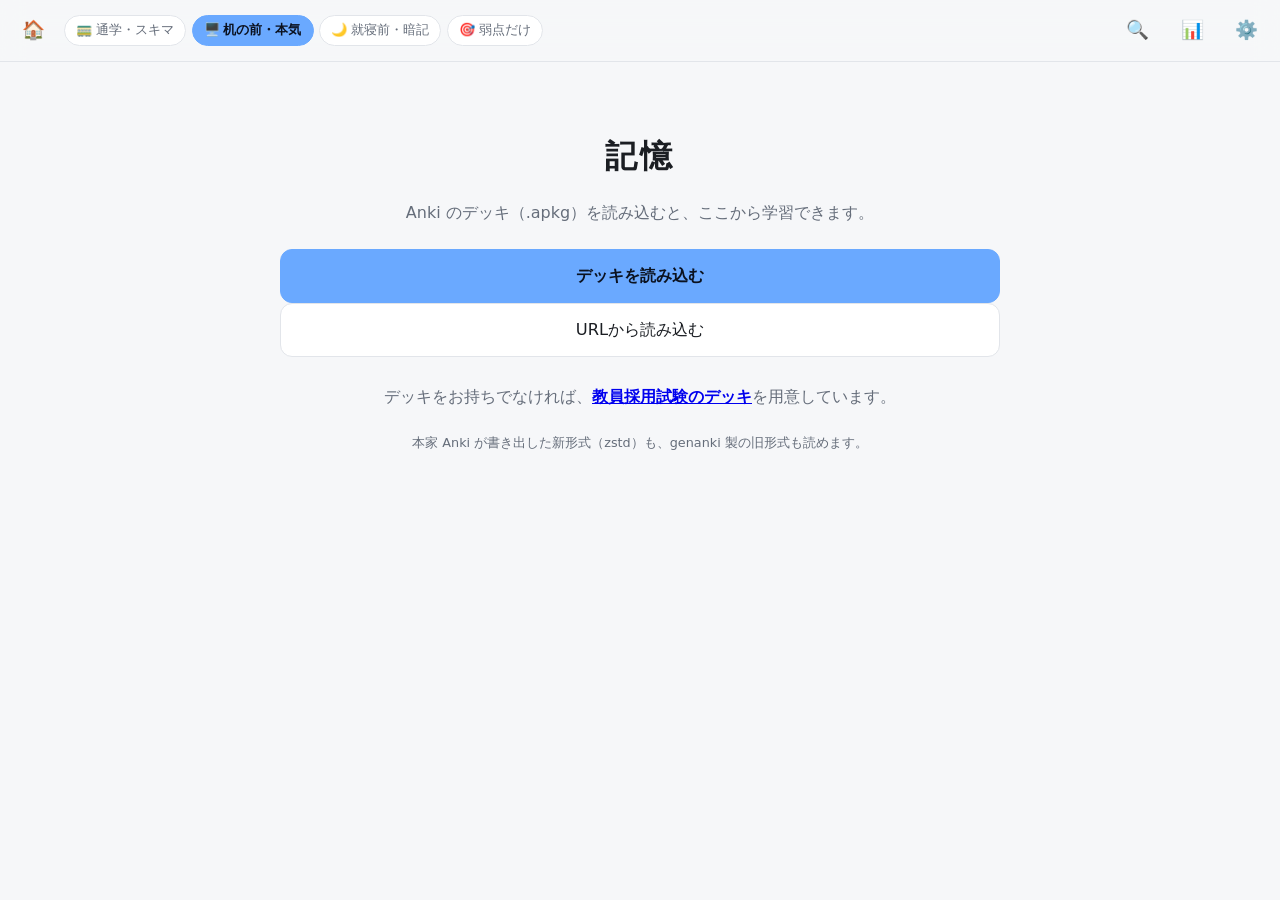
<file: index.html>
<!DOCTYPE html>
<html lang="ja">
<head>
<meta charset="utf-8">
<meta name="viewport" content="width=device-width, initial-scale=1, viewport-fit=cover">
<meta name="theme-color" content="#1b1d21">
<title>記憶 — 自分専用の学習アプリ</title>
<link rel="manifest" href="manifest.webmanifest">
<link rel="apple-touch-icon" href="icon-180.png">
<!-- iOS は manifest を見ないので、全画面表示・題名・ステータスバーは meta で指定する -->
<meta name="apple-mobile-web-app-capable" content="yes">
<meta name="mobile-web-app-capable" content="yes">
<meta name="apple-mobile-web-app-title" content="記憶">
<meta name="apple-mobile-web-app-status-bar-style" content="black-translucent">
<link rel="stylesheet" href="css/style.css">
</head>
<body>

<header id="topbar">
  <button id="btn-home" class="icon-btn" title="ホーム">🏠</button>
  <div id="mode-strip"></div>
  <button id="btn-search" class="icon-btn" title="検索">🔍</button>
  <button id="btn-stats" class="icon-btn" title="統計">📊</button>
  <button id="btn-settings" class="icon-btn" title="設定">⚙️</button>
</header>

<!-- 画面をまたいで出す通知帯。どの画面にいても気づけるようにヘッダ直下に置く。 -->
<div id="banners">
  <div id="update-banner" class="banner hidden">
    <span>新しい版が届いています。</span>
    <button id="btn-reload" class="btn small">今すぐ更新</button>
    <button class="banner-x icon-btn" data-close="update-banner" aria-label="閉じる">✕</button>
  </div>
  <div id="install-banner" class="banner hidden">
    <span>ホーム画面に入れると、圏外でも開けます。</span>
    <button id="btn-install" class="btn small">インストール</button>
    <button class="banner-x icon-btn" data-close="install-banner" aria-label="閉じる">✕</button>
  </div>
  <div id="backup-banner" class="banner warn hidden">
    <span id="backup-msg"></span>
    <button id="btn-backup-now" class="btn small">書き出す</button>
    <button class="banner-x icon-btn" data-close="backup-banner" aria-label="閉じる">✕</button>
  </div>
  <div id="opt-banner" class="banner hidden">
    <span id="opt-msg"></span>
    <button id="btn-opt-now" class="btn small">作り直す</button>
    <button class="banner-x icon-btn" data-close="opt-banner" aria-label="閉じる">✕</button>
  </div>
  <div id="resume-banner" class="banner hidden">
    <span id="resume-msg"></span>
    <button id="btn-resume" class="btn small">続きから</button>
    <button class="banner-x icon-btn" data-close="resume-banner" aria-label="閉じる">✕</button>
  </div>
</div>

<!-- ===================== ホーム ===================== -->
<main id="view-home" class="view">
  <section id="empty-state" class="empty hidden">
    <h1>記憶</h1>
    <p class="lead">Anki のデッキ（.apkg）を読み込むと、ここから学習できます。</p>
    <label class="btn primary big">
      <input type="file" id="file-import-empty" accept=".apkg,.colpkg" hidden>
      デッキを読み込む
    </label>
    <button id="btn-import-url-empty" class="btn big">URLから読み込む</button>
    <p class="lead" style="margin-top:1.6rem">
      デッキをお持ちでなければ、<a href="decks.html"><strong>教員採用試験のデッキ</strong></a>を用意しています。
    </p>
    <p class="hint">本家 Anki が書き出した新形式（zstd）も、genanki 製の旧形式も読めます。</p>
  </section>

  <section id="home-body" class="hidden">
    <div id="today-summary" class="card-panel">
      <div class="today-head">
        <h2>今日</h2>
        <span id="today-date"></span>
      </div>
      <div id="today-counts" class="counts"></div>
      <div id="today-progress" class="progress"><div class="bar"></div></div>
      <div id="today-note" class="muted"></div>
    </div>

    <div class="section-head">
      <h2>デッキ</h2>
      <div class="row-actions">
        <label class="btn small">
          <input type="file" id="file-import" accept=".apkg,.colpkg" hidden>
          読み込む
        </label>
        <button id="btn-new-card" class="btn small">＋作る</button>
        <button id="btn-collapse-all" class="btn small">たたむ</button>
        <button id="btn-only-flagged" class="btn small" title="印を付けたカードだけ">🚩</button>
        <button id="btn-export" class="btn small">書き出す</button>
      </div>
    </div>
    <div id="deck-list"></div>

    <p id="study-hint" class="hint hidden"></p>
    <button id="btn-study-all" class="btn primary big sticky-study">学習をはじめる</button>
  </section>
</main>

<!-- ===================== 学習 ===================== -->
<main id="view-study" class="view hidden">
  <div id="study-head">
    <div id="study-counts"></div>
    <div id="study-deck" class="muted"></div>
  </div>
  <!-- 終わりが見えないと集中が切れるので、残りを常に出す -->
  <div id="study-progress" class="progress"><div class="bar"></div></div>
  <div id="study-progress-text" class="muted"></div>

  <div id="card-area">
    <div id="card-content" class="card-render"></div>
    <details id="confuse-box" class="confuse hidden" open>
      <summary>取り違えやすいカード（<span id="confuse-count"></span>）— 問いが似ていて答えが違います。見比べてください</summary>
      <div id="confuse-list"></div>
    </details>
  </div>

  <div id="answer-bar">
    <button id="btn-show" class="btn primary big">解答を見る</button>
    <div id="grade-buttons" class="hidden">
      <button class="grade" data-rating="1"><span class="g-label">思い出せない</span><span class="g-hint">出てこなかった</span><span class="g-ivl"></span></button>
      <button class="grade" data-rating="2"><span class="g-label">あやふや</span><span class="g-hint">時間がかかった</span><span class="g-ivl"></span></button>
      <button class="grade" data-rating="3"><span class="g-label">思い出せた</span><span class="g-hint">少し考えて正解</span><span class="g-ivl"></span></button>
      <button class="grade" data-rating="4"><span class="g-label">即答</span><span class="g-hint">迷わず出た</span><span class="g-ivl"></span></button>
    </div>
    <div id="grade-buttons-2" class="hidden">
      <button class="grade g2" data-rating="1"><span class="g-label">できなかった</span><span class="g-ivl"></span></button>
      <button class="grade g2" data-rating="3"><span class="g-label">できた</span><span class="g-ivl"></span></button>
    </div>
    <div id="undo-strip" class="hidden"><span id="undo-text"></span><button id="undo-now">戻す</button></div>
  </div>

  <div id="study-tools">
    <button id="btn-ai" class="tool">🤖 AIに聞く</button>
    <button id="btn-edit" class="tool">✏️ 直す</button>
    <button id="btn-undo" class="tool">↩ 取り消し</button>
    <button id="btn-suspend" class="tool">⏸ 保留</button>
    <button id="btn-flag" class="tool">🚩 印</button>
  </div>

  <section id="finished" class="hidden empty">
    <h2 id="finished-title">今日のぶんは終わりです</h2>
    <p id="finished-detail" class="muted"></p>
    <button id="btn-more" class="btn">制限を超えて続ける</button>
    <button id="btn-back-home" class="btn primary">ホームへ</button>
  </section>
</main>

<!-- ===================== AI パネル ===================== -->
<aside id="ai-panel" class="panel hidden">
  <div class="panel-head">
    <h2>🤖 このカードについて聞く</h2>
    <button id="ai-close" class="icon-btn">✕</button>
  </div>
  <div id="ai-drill" class="hidden"></div>
  <div id="ai-quick-wrap"><div id="ai-quick"></div></div>
  <div id="ai-log"></div>
  <form id="ai-form">
    <textarea id="ai-input" rows="2" placeholder="わからないところを書く…"></textarea>
    <button class="btn primary" type="submit">送る</button>
  </form>
  <p id="ai-status" class="muted"></p>
</aside>

<!-- ===================== 検索 ===================== -->
<main id="view-search" class="view hidden">
  <h1>検索</h1>
  <label class="field">
    <input type="search" id="search-input" placeholder="問題文・答え・タグで探す" autocomplete="off">
  </label>
  <div class="row-actions">
    <label class="chk"><input type="checkbox" id="search-suspended"> 保留も含める</label>
    <label class="chk"><input type="checkbox" id="search-flagged"> 印だけ</label>
  </div>
  <p id="search-meta" class="hint"></p>
  <div id="search-results"></div>
</main>

<!-- ===================== カードを直す ===================== -->
<aside id="edit-panel" class="panel hidden">
  <div class="panel-head">
    <h2 id="edit-title">✏️ カードを直す</h2>
    <button id="edit-close" class="icon-btn">✕</button>
  </div>
  <div id="edit-target" class="hidden">
    <label class="field"><span>入れるデッキ</span><select id="edit-deck"></select></label>
    <label class="field"><span>カードの型</span><select id="edit-notetype"></select></label>
  </div>
  <div id="edit-fields"></div>
  <p class="hint">
    書式（HTML）のまま直します。<code>&lt;img&gt;</code> や数式の記号を消すと表示が崩れるので、
    直したい文字だけ触ってください。書き出した .apkg にも反映されます。
  </p>
  <div class="row-actions">
    <button id="edit-save" class="btn primary">保存する</button>
    <button id="edit-revert" class="btn">元に戻す</button>
  </div>
</aside>

<!-- ===================== 統計 ===================== -->
<main id="view-stats" class="view hidden">
  <h1>統計</h1>
  <div id="stats-body"></div>
</main>

<!-- ===================== 設定 ===================== -->
<main id="view-settings" class="view hidden">
  <h1>設定</h1>

  <details class="card-panel">
    <summary>学習の強さ</summary>
    <label class="field">
      <span>目標保持率（覚えていたい割合）</span>
      <input type="range" id="set-dr" min="0.75" max="0.97" step="0.01">
      <output id="set-dr-out"></output>
    </label>
    <p class="hint">高いほど復習は増えて忘れにくくなります。既定は 0.90。</p>
    <div class="field">
      <span>保持率のおすすめ</span>
      <div id="dr-rec" class="hint">1日に答えられる回数が限られているなら、保持率を下げて浮いた時間で新しいカードを覚えるほうが、本番に思い出せる枚数は多くなります。あなたの最近の学習量で計算します。</div>
      <button id="btn-dr-rec" class="btn">学習量から計算する</button>
      <button id="btn-dr-apply" class="btn primary hidden"></button>
    </div>
    <div class="field">
      <span>自分の記憶に合わせる</span>
      <p id="opt-status" class="hint"></p>
      <button id="btn-optimize" class="btn">解答の履歴から作り直す</button>
      <button id="btn-optimize-reset" class="btn hidden">既定の値に戻す</button>
    </div>
    <p class="hint">これまでの解答から「どのくらいで忘れるか」を推定し、復習の間隔をあなた向けに直します。学習に使っていないカードで予測が良くなったときだけ切り替えます。端末の中だけで計算します。</p>
    <label class="field">
      <span>1日の区切り（この時刻までは前日扱い）</span>
      <input type="number" id="set-rollover" min="0" max="23">時
    </label>
  </details>

  <details class="card-panel">
    <summary>答え合わせのしかた</summary>
    <label class="field"><span>ボタンの数</span>
      <select id="set-grading">
        <option value="2">2つ（できた／できなかった）— 迷わない</option>
        <option value="4">4つ（本家と同じ細かさ）</option>
      </select>
    </label>
    <p class="hint">2つにすると迷う時間が減ります。記憶の計算は同じです。</p>
    <label class="field"><span>押し間違い防止（解答表示から待つ時間）</span>
      <input type="number" id="set-guard" min="0" max="2000" step="100">ミリ秒
    </label>
    <label class="field"><span>解答を出したら解答位置まで自動でスクロール</span>
      <input type="checkbox" id="set-autoscroll">
    </label>
    <label class="field"><span>カード内の「外部AIに聞く」ボタンを隠す</span>
      <input type="checkbox" id="set-hideailinks">
    </label>
    <p class="hint">同じボタンが二重に並ぶのを防ぎます。カードは変更しません。</p>
    <label class="field"><span>文字の大きさ</span>
      <input type="range" id="set-fontsize" min="14" max="24" step="1">
      <output id="set-fontsize-out"></output>
    </label>
    <label class="field"><span>行間</span>
      <input type="range" id="set-lineheight" min="1.2" max="2" step="0.05">
      <output id="set-lineheight-out"></output>
    </label>
    <p class="hint">小さくすると1画面に入る行数が増え、長い設問でもスクロールせずに読めます。デッキ側の指定より優先されます。</p>
  </details>

  <details class="card-panel">
    <summary>試験日</summary>
    <label class="field"><span>本番の日付</span>
      <input type="date" id="set-examdate">
    </label>
    <p class="hint">統計に「間に合うか」「1日何枚か」を出します。次の復習が試験日より後になり、本番に思い出せる見込みが95%を切るカードは、試験の1〜3日前にもう一度出します。</p>
  </details>

  <details class="card-panel">
    <summary>出題の調整</summary>
    <label class="field"><span>新規カードの順番</span>
      <select id="set-neworder">
        <option value="position">登録順（デッキの並びどおり）</option>
        <option value="random">日替わりでばらばら</option>
      </select>
    </label>
    <label class="field"><span>同じ期限のカードを日替わりで入れ替える</span><input type="checkbox" id="set-shuffleday"></label>
    <p class="hint">順番で覚えてしまうのを防ぎます。期限の前後は崩しません。</p>

    <label class="field"><span>同じ問題から作られた別カードを、その日はもう出さない</span><input type="checkbox" id="set-burysiblings"></label>

    <label class="field"><span>手こずっているカードの判定</span>
      <select id="set-leech-th">
        <option value="0">使わない</option>
        <option value="4">4回まちがえたら</option>
        <option value="6">6回まちがえたら</option>
        <option value="8">8回まちがえたら</option>
        <option value="12">12回まちがえたら</option>
      </select>
    </label>
    <label class="field"><span>そのときどうする</span>
      <select id="set-leech-action">
        <option value="suspend">出題を止める</option>
        <option value="tag">印を付けるだけ（出し続ける）</option>
      </select>
    </label>
    <p class="hint">放っておくと毎日出続けるカードを止めます。</p>

    <div id="deck-limit-editor"></div>
  </details>

  <details class="card-panel">
    <summary>場面別モード</summary>
    <p class="hint">その場でできることだけを出します。枚数と条件を変えられます。</p>
    <div id="mode-editor"></div>
  </details>

  <details class="card-panel">
    <summary>AI</summary>
    <label class="field"><span>使うAI</span>
      <select id="set-ai-provider">
        <option value="gemini">Gemini（無料枠あり）</option>
        <option value="claude">Claude</option>
        <option value="openai">OpenAI互換</option>
        <option value="none">アプリ内では使わない（Claudeのサイトを開く）</option>
      </select>
    </label>
    <label class="field"><span>APIキー</span><input type="password" id="set-ai-key" placeholder="この端末にだけ保存されます"></label>
    <label class="field"><span>モデル</span><input type="text" id="set-ai-model" placeholder="既定: gemini-2.5-flash（無料枠）"></label>
    <label class="field"><span>ベースURL（OpenAI互換のとき）</span><input type="text" id="set-ai-base" placeholder="https://…/v1"></label>
    <p class="hint">
      Gemini のキーは <a href="https://aistudio.google.com/apikey" target="_blank" rel="noopener">Google AI Studio</a>
      で無料で作れます（支払い情報の登録なしのままなら無料枠のみで動き、課金は発生しません）。
      もっと多く使いたい日は モデルに <code>gemini-2.5-flash-lite</code> と入れると1日の上限が緩くなります。
    </p>
    <p class="hint">キーはこの端末にだけ入ります。</p>
  </details>

  <details class="card-panel">
    <summary>バックアップ</summary>
    <p class="hint">
      学習履歴はこの端末の中にだけあります。<strong>ブラウザの「閲覧データを削除」で消えます。</strong>
      ときどき .apkg に書き出しておけば、機種変更のときも Anki 本体にも戻せます。
    </p>
    <p class="hint">
      <strong>控えは自動で保存されます。</strong>下の間隔を過ぎていたら、次に「学習をはじめる」を押したときに
      端末のダウンロード先へ静かに保存します（追加の操作は不要）。ブラウザの保存領域の外なので、
      「閲覧データの削除」やアプリの削除では消えません。
    </p>
    <label class="field"><span>自動で控える間隔</span>
      <select id="set-backup-days">
        <option value="3">3日</option>
        <option value="7">7日</option>
        <option value="14">14日</option>
        <option value="30">30日</option>
        <option value="0">自動で控えない</option>
      </select>
    </label>
    <p class="hint" id="last-export-note">まだ書き出していません。</p>
    <button id="btn-export-hist" class="btn primary">いま控える（ドライブ等へ送る）</button>
    <p class="hint">
      デッキ本体は含めず、<strong>どこまで覚えたかだけ</strong>を出します。数十KBなのでメモやメールにも置けます。
      戻すときは、同じデッキを読み込んでから下の「控えを戻す」で重ねてください。
    </p>
    <label class="btn">
      <input type="file" id="file-import-hist" accept=".gz,.json" hidden>
      控えを戻す
    </label>
    <hr class="sep">
    <button id="btn-export-2" class="btn">デッキごと書き出す（.apkg・Ankiでも読める）</button>
    <p class="hint" id="storage-note"></p>
    <p class="hint warn hidden" id="storage-warn"></p>
    <p class="hint">
      書き出しは、共有できる端末では<strong>そのままドライブやメールへ送れます</strong>。
      端末の中だけに置くと、端末を失ったときに一緒に消えます。
    </p>
  </details>

  <details class="card-panel">
    <summary>アプリ</summary>
    <button id="btn-install-2" class="btn" disabled>ホーム画面に追加</button>
    <p class="hint" id="install-note">この端末の対応状況を確認しています…</p>
    <p class="hint"><a href="privacy.html" target="_blank" rel="noopener">プライバシーについて</a>　/　<a href="LICENSES.txt" target="_blank" rel="noopener">同梱ライブラリのライセンス表示</a></p>
  </details>

  <details class="card-panel">
    <summary>端末を変えるとき</summary>
    <p class="hint">
      学習履歴はこの端末の中にあります。<strong>新しい端末へは自動では移りません。</strong>
      下の手順で移してください（3手で済みます）。
    </p>
    <ol class="steps">
      <li><strong>いまの端末で</strong>「いま控える」を押し、ドライブやメールなど<strong>端末の外</strong>へ送る</li>
      <li><strong>新しい端末で</strong>アプリを開き、同じデッキ（.apkg）を読み込む</li>
      <li>「控えを戻す」で①のファイルを選ぶ</li>
    </ol>
    <p class="hint">
      ②のデッキも失うと戻せません。<strong>元の .apkg もドライブ等に置いておいてください。</strong>
      デッキごと書き出しておけば、①②を1つのファイルでまかなえます。
    </p>
    <p class="hint">
      ※ Androidのアプリ版をお使いの場合は、機種変更のとき
      <strong>OSが自動で復元する</strong>ため、この手順は不要になることがあります。
    </p>
  </details>

  <details class="card-panel">
    <summary>保留中のカード</summary>
    <p class="hint">「⏸ 保留」で止めたカードと、まちがえすぎて自動で止まったカードです。
      ここで解除すると、また出題されるようになります。</p>
    <div id="suspended-list"></div>
    <button id="btn-unsuspend-all" class="btn hidden">すべて解除する</button>
  </details>

  <details class="card-panel">
    <summary>デッキの削除</summary>
    <p class="hint">選んだデッキだけを、配下の階層ごと消します。
      使われなくなった画像・音声も一緒に整理します。他のデッキでも使っている問題は残ります。</p>
    <div id="deck-delete-list"></div>
  </details>

  <details class="card-panel danger">
    <summary>データ</summary>
    <button id="btn-wipe" class="btn danger">全部消す</button>
    <p class="hint">すべて消えます。先に控えを取ってください。</p>
  </details>
</main>

<!-- 引っ張って更新。インストールするとブラウザの標準機能が効かなくなるので自前で持つ。 -->
<div id="ptr" aria-hidden="true"><div id="ptr-ring"></div></div>

<div id="img-viewer" class="hidden"><img alt="拡大表示"><button id="img-close" class="icon-btn">✕</button></div>
<div id="toast" class="hidden"></div>
<div id="busy" class="hidden"><div class="spinner"></div><span id="busy-text"></span></div>

<script>
  window.MathJax = {
    tex: { inlineMath: [["\\(", "\\)"], ["$", "$"]], displayMath: [["\\[", "\\]"], ["$$", "$$"]] },
    options: { skipHtmlTags: ["script", "noscript", "style", "textarea", "pre", "code"] },
    startup: { typeset: false },
    // 🔴 日本語の中に数式を混ぜると、既定のままでは**数式だけ小さく見える**。
    //   MathJax の既定は matchFontHeight: true で、周囲フォントの **x-height**（小文字の高さ）に
    //   合わせて拡縮する。日本語フォントは x-height が欧文より小さいので数式が縮み、
    //   さらに分数の分子・分母は 0.71 倍されるため、実測で本文の半分ほどの大きさになっていた。
    //   x-height 合わせを切り、全体を少し上げて本文と釣り合わせる。
    chtml: { matchFontHeight: false, scale: 1.15 },
  };
</script>
<script src="vendor/tex-mml-chtml.js" id="MathJax-script" async></script>
<script src="vendor/sql-wasm.js"></script>
<script src="vendor/jszip.min.js"></script>
<script src="vendor/fzstd.js"></script>
<script type="module" src="js/main.js"></script>
</body>
</html>
</file>
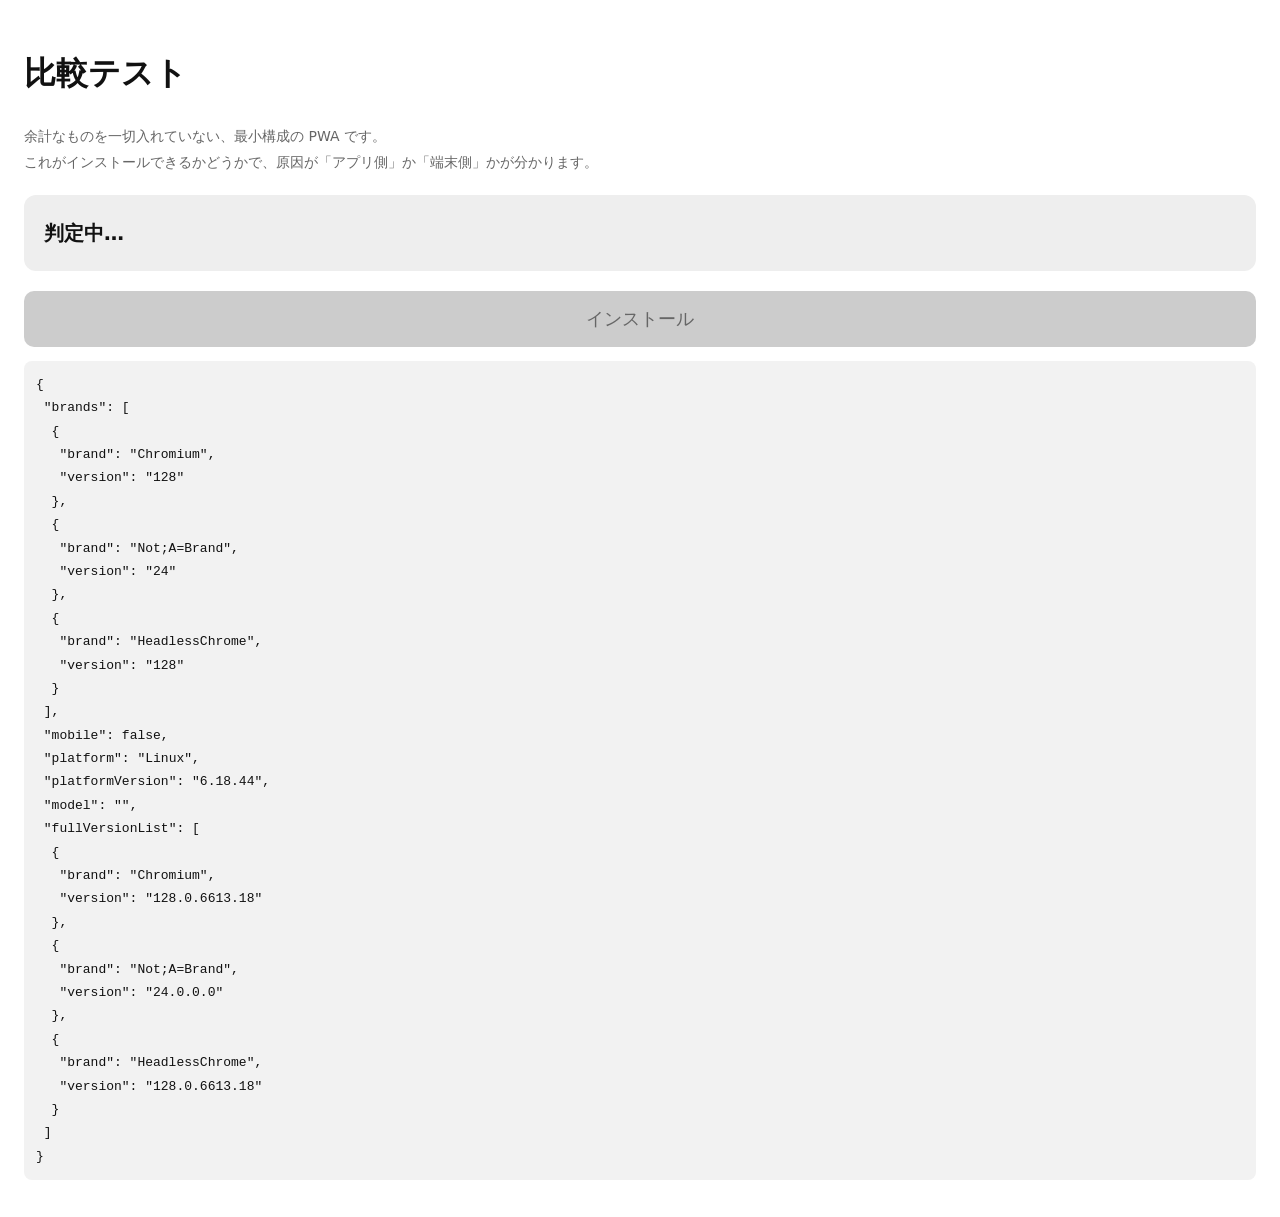
<file: mini/index.html>
<!doctype html>
<html lang="ja">
<meta charset="utf-8">
<meta name="viewport" content="width=device-width, initial-scale=1">
<title>インストール比較テスト</title>
<link rel="manifest" href="manifest.webmanifest">
<meta name="theme-color" content="#ffffff">
<style>
  body { font-family: system-ui, sans-serif; margin: 0; padding: 24px; line-height: 1.8;
         background: #fff; color: #111; }
  #verdict { font-size: 20px; font-weight: 700; padding: 20px; border-radius: 12px;
             background: #eee; margin: 20px 0; }
  #verdict.yes { background: #d8f5d8; }
  #verdict.no { background: #ffe0e0; }
  button { font-size: 18px; padding: 16px 22px; width: 100%; border: 0; border-radius: 10px;
           background: #1a73e8; color: #fff; }
  button[disabled] { background: #ccc; color: #666; }
  .note { color: #666; font-size: 14px; }
</style>

<h1>比較テスト</h1>
<p class="note">
  余計なものを一切入れていない、最小構成の PWA です。<br>
  これがインストールできるかどうかで、原因が「アプリ側」か「端末側」かが分かります。
</p>

<div id="verdict">判定中…</div>
<button id="go" disabled>インストール</button>
<p class="note" id="detail"></p>

<script>
const v = document.getElementById("verdict");
const btn = document.getElementById("go");
const detail = document.getElementById("detail");
let deferred = null;

addEventListener("beforeinstallprompt", (e) => {
  e.preventDefault();
  deferred = e;
  v.textContent = "この最小PWAはインストールできます";
  v.className = "yes";
  btn.disabled = false;
});

btn.onclick = async () => {
  if (!deferred) return;
  deferred.prompt();
  const { outcome } = await deferred.userChoice;
  detail.textContent = "結果: " + outcome;
};

// UA文字列は誰でも書き換えられるが、こちらはブラウザ本体が答える。
// 本当に Chrome なのか、どの端末なのかをここで確定させる。
(async () => {
  const box = document.createElement("pre");
  box.style.cssText = "white-space:pre-wrap;font-size:13px;background:#f2f2f2;padding:12px;border-radius:8px";
  const d = navigator.userAgentData;
  if (!d) {
    box.textContent = "userAgentData なし\n→ Chrome 系ではない可能性が高いです（Firefox や一部のブラウザは持ちません）";
  } else {
    let extra = {};
    try {
      extra = await d.getHighEntropyValues(["fullVersionList", "platformVersion", "model", "architecture"]);
    } catch (e) { extra = { error: String(e) }; }
    box.textContent = JSON.stringify({
      brands: d.brands, mobile: d.mobile, platform: d.platform,
      platformVersion: extra.platformVersion, model: extra.model,
      fullVersionList: extra.fullVersionList,
    }, null, 1);
  }
  document.body.appendChild(box);
})();

navigator.serviceWorker.register("sw.js").then(async (reg) => {
  await navigator.serviceWorker.ready;
  detail.textContent = "Service Worker: " + reg.scope
    + "　制御下: " + (navigator.serviceWorker.controller ? "はい" : "いいえ");
  let sec = 0;
  const t = setInterval(() => {
    if (deferred) return clearInterval(t);
    sec += 1;
    v.textContent = `Chromeの通知を待っています… ${sec}秒`;
    if (sec >= 30) {
      clearInterval(t);
      v.textContent = "最小構成でもインストールできません";
      v.className = "no";
      detail.textContent += "　→ アプリ側ではなく、この端末のChromeがインストールを行わない設定・状態です。";
    }
  }, 1000);
}).catch((e) => { detail.textContent = "SW登録失敗: " + e.message; });
</script>
</html>
</file>
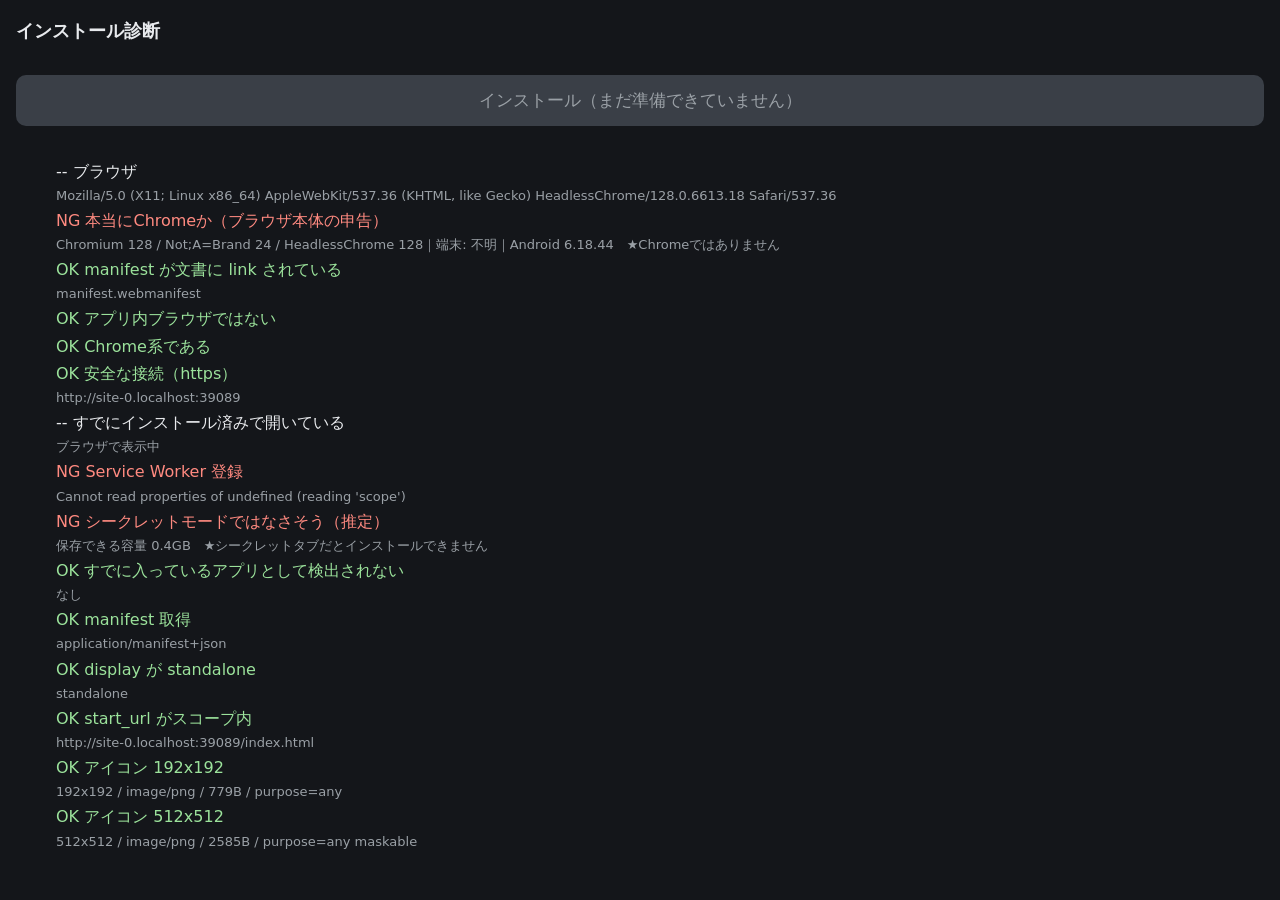
<file: check.html>
<!doctype html>
<html lang="ja">
<meta charset="utf-8">
<meta name="viewport" content="width=device-width, initial-scale=1">
<title>インストール診断</title>
<!-- Chrome は「文書に link された」manifest しか見ない。fetch で読めても判定には使われない。 -->
<link rel="manifest" href="manifest.webmanifest">
<link rel="apple-touch-icon" href="icon-180.png">
<meta name="theme-color" content="#14161a">
<style>
  body { font-family: system-ui, sans-serif; background: #14161a; color: #e8eaed;
         margin: 0; padding: 16px; line-height: 1.7; }
  h1 { font-size: 18px; margin: 0 0 12px; }
  li { list-style: none; }
  .ng { color: #ff8a80; }
  .ok { color: #9be29b; }
  .note { color: #9aa0a6; font-size: 13px; word-break: break-all; }
  button { font-size: 17px; padding: 14px 20px; width: 100%; margin: 16px 0;
           border: 0; border-radius: 10px; background: #4c8bf5; color: #fff; }
  button[disabled] { background: #3a3f47; color: #9aa0a6; }
</style>
<h1>インストール診断</h1>
<button id="install" disabled>インストール（まだ準備できていません）</button>
<ul id="out"><li>調べています…</li></ul>

<script>
// PWA としてインストールできる条件が満たされているかを端末側で判定する。
// beforeinstallprompt が飛ぶかどうかが Chrome の最終判断そのもの。
const out = document.getElementById("out");
const rows = [];
const say = (name, state, detail = "") => {
  rows.push({ name, state, detail });
  out.innerHTML = rows.map((r) =>
    `<li class="${r.state === true ? "ok" : r.state === false ? "ng" : ""}">` +
    `${r.state === true ? "OK" : r.state === false ? "NG" : "--"} ${r.name}` +
    (r.detail ? `<div class="note">${r.detail}</div>` : "") + "</li>").join("");
};

let deferred = null;
const btn = document.getElementById("install");
addEventListener("beforeinstallprompt", (e) => {
  e.preventDefault();
  deferred = e;
  btn.disabled = false;
  btn.textContent = "このアプリをインストール";
  say("インストール可能（Chromeが承認）", true, "上のボタンで入ります");
});
btn.addEventListener("click", async () => {
  if (!deferred) return;
  deferred.prompt();
  const { outcome } = await deferred.userChoice;
  say("インストールの結果", outcome === "accepted", outcome);
});

(async () => {
  const ua = navigator.userAgent;
  say("ブラウザ", null, ua);

  // UA文字列は誰でも書き換えられる。こちらはブラウザ本体が答えるので詐称しにくい。
  // beforeinstallprompt は Chrome系だけの機能なので、ここが本物かどうかが決定的。
  const uad = navigator.userAgentData;
  if (!uad) {
    say("本当にChromeか（ブラウザ本体の申告）", false,
        "userAgentData が無い → Chrome系ではありません。この種のブラウザはPWAをインストールできません");
  } else {
    let ex = {};
    try {
      ex = await uad.getHighEntropyValues(["fullVersionList", "platformVersion", "model"]);
    } catch (e) { /* 取れなくても brands だけで足りる */ }
    const brands = (uad.brands || []).map((b) => `${b.brand} ${b.version}`).join(" / ");
    const isWebView = /Android WebView/i.test(brands);
    const isChrome = /Google Chrome/i.test(brands) && !isWebView;
    say("本当にChromeか（ブラウザ本体の申告）", isChrome,
        `${brands}｜端末: ${ex.model || "不明"}｜Android ${ex.platformVersion || "?"}`
        + (isWebView ? "　★WebView製のブラウザです。PWAはインストールできません" : "")
        + (!isChrome && !isWebView ? "　★Chromeではありません" : ""));
  }

  // これが無いと他が全部揃っていてもインストールできない（最初にここで詰まった）
  const linked = document.querySelector('link[rel="manifest"]');
  say("manifest が文書に link されている", !!linked, linked ? linked.getAttribute("href") : "無い");
  // アプリ内ブラウザ（LINE/X/Instagram等）は仕様上インストールできない
  const inApp = /(FBAN|FBAV|Instagram|Line\/|Twitter|MicroMessenger)/i.test(ua);
  say("アプリ内ブラウザではない", !inApp,
      inApp ? "リンクをChromeで開き直してください（メニュー→ブラウザで開く）" : "");
  say("Chrome系である", /Chrome\//.test(ua) && !/EdgA|OPR|SamsungBrowser|Firefox/.test(ua),
      /EdgA|OPR|SamsungBrowser|Firefox/.test(ua) ? "Chrome以外は表示位置が違います" : "");
  say("安全な接続（https）", isSecureContext, location.origin);
  say("すでにインストール済みで開いている",
      matchMedia("(display-mode: standalone)").matches ? true : null,
      matchMedia("(display-mode: standalone)").matches ? "アプリとして起動中です" : "ブラウザで表示中");

  try {
    const reg = await navigator.serviceWorker.register("sw.js");
    say("Service Worker 登録", !!reg, "scope: " + reg.scope);
    await navigator.serviceWorker.ready;
    say("Service Worker 起動完了", true);
    // ここが肝。初回アクセスでは SW がこのページを「制御」していないことがあり、
    // その間 Chrome はインストール可能と判定しない。1回読み直すと制御下に入る。
    const controlled = !!navigator.serviceWorker.controller;
    say("このページが Service Worker の制御下にある", controlled,
        controlled ? "" : "★これが原因の可能性が高いです。下の『読み直す』を押してください");
    if (!controlled) {
      const b = document.createElement("button");
      b.textContent = "読み直す（1回で制御下に入ります）";
      b.onclick = () => location.reload();
      document.body.insertBefore(b, document.getElementById("out"));
    }
  } catch (e) {
    say("Service Worker 登録", false, String(e && (e.message || e)));
  }

  // シークレットモードでは Chrome はインストールを許可せず、通知も飛ばさない。
  // 直接は判別できないので、保存できる容量の少なさから推定する（通常は数十GB、シークレットは数GB）。
  try {
    const est = await navigator.storage?.estimate?.();
    if (est && est.quota) {
      const gb = est.quota / 1073741824;
      say("シークレットモードではなさそう（推定）", gb > 4,
          `保存できる容量 ${gb.toFixed(1)}GB` + (gb <= 4 ? "　★シークレットタブだとインストールできません" : ""));
    }
  } catch (e) { /* 取れない端末では飛ばす */ }

  // 端末によっては画面に一度触れるまで通知が来ないので、触れたら数え直す
  addEventListener("pointerdown", function once() {
    removeEventListener("pointerdown", once);
    if (!deferred) say("画面に触れました（ここから改めて通知を待ちます）", null, "");
  }, { once: true });

  try {
    if (navigator.getInstalledRelatedApps) {
      const apps = await navigator.getInstalledRelatedApps();
      say("すでに入っているアプリとして検出されない", apps.length === 0,
          apps.length ? JSON.stringify(apps) : "なし");
    }
  } catch (e) { /* 対応していない端末では飛ばす */ }

  try {
    const r = await fetch("manifest.webmanifest");
    const m = await r.json();
    say("manifest 取得", r.ok, r.headers.get("content-type") || "");
    say("display が standalone", m.display === "standalone", m.display);
    const su = new URL(m.start_url, location.href).href;
    say("start_url がスコープ内", su.startsWith(new URL(m.scope, location.href).href), su);
    for (const ic of m.icons) {
      const ir = await fetch(new URL(ic.src, location.href));
      const blob = await ir.blob();
      const bmp = await createImageBitmap(blob);
      say(`アイコン ${ic.sizes}`, ir.ok && `${bmp.width}x${bmp.height}` === ic.sizes,
          `${bmp.width}x${bmp.height} / ${blob.type} / ${blob.size}B / purpose=${ic.purpose}`);
    }
  } catch (e) {
    say("manifest 検査", false, String(e && (e.message || e)));
  }

  // beforeinstallprompt は遅れて飛ぶことがあるので、30秒待って様子を出し続ける
  const started = Date.now();
  const waitRow = document.createElement("li");
  waitRow.className = "note";
  out.appendChild(waitRow);
  const timer = setInterval(() => {
    const sec = Math.round((Date.now() - started) / 1000);
    if (deferred || matchMedia("(display-mode: standalone)").matches) {
      clearInterval(timer);
      waitRow.textContent = "";
      return;
    }
    waitRow.textContent = `Chromeからのインストール可能通知を待っています… ${sec}秒`;
    if (sec >= 30) {
      clearInterval(timer);
      waitRow.textContent = "";
      say("インストール可能の通知", false,
          "30秒待っても来ませんでした。上に NG があればそれが原因です。"
          + "全部 OK なら、Chromeのメニュー（右上の ⋮ ）から「アプリをインストール」"
          + "または「ホーム画面に追加」を選んでください。それも無い場合は、"
          + "一度このページを読み直してからもう一度お試しください。");
    }
  }, 1000);
})();
</script>
</html>
</file>
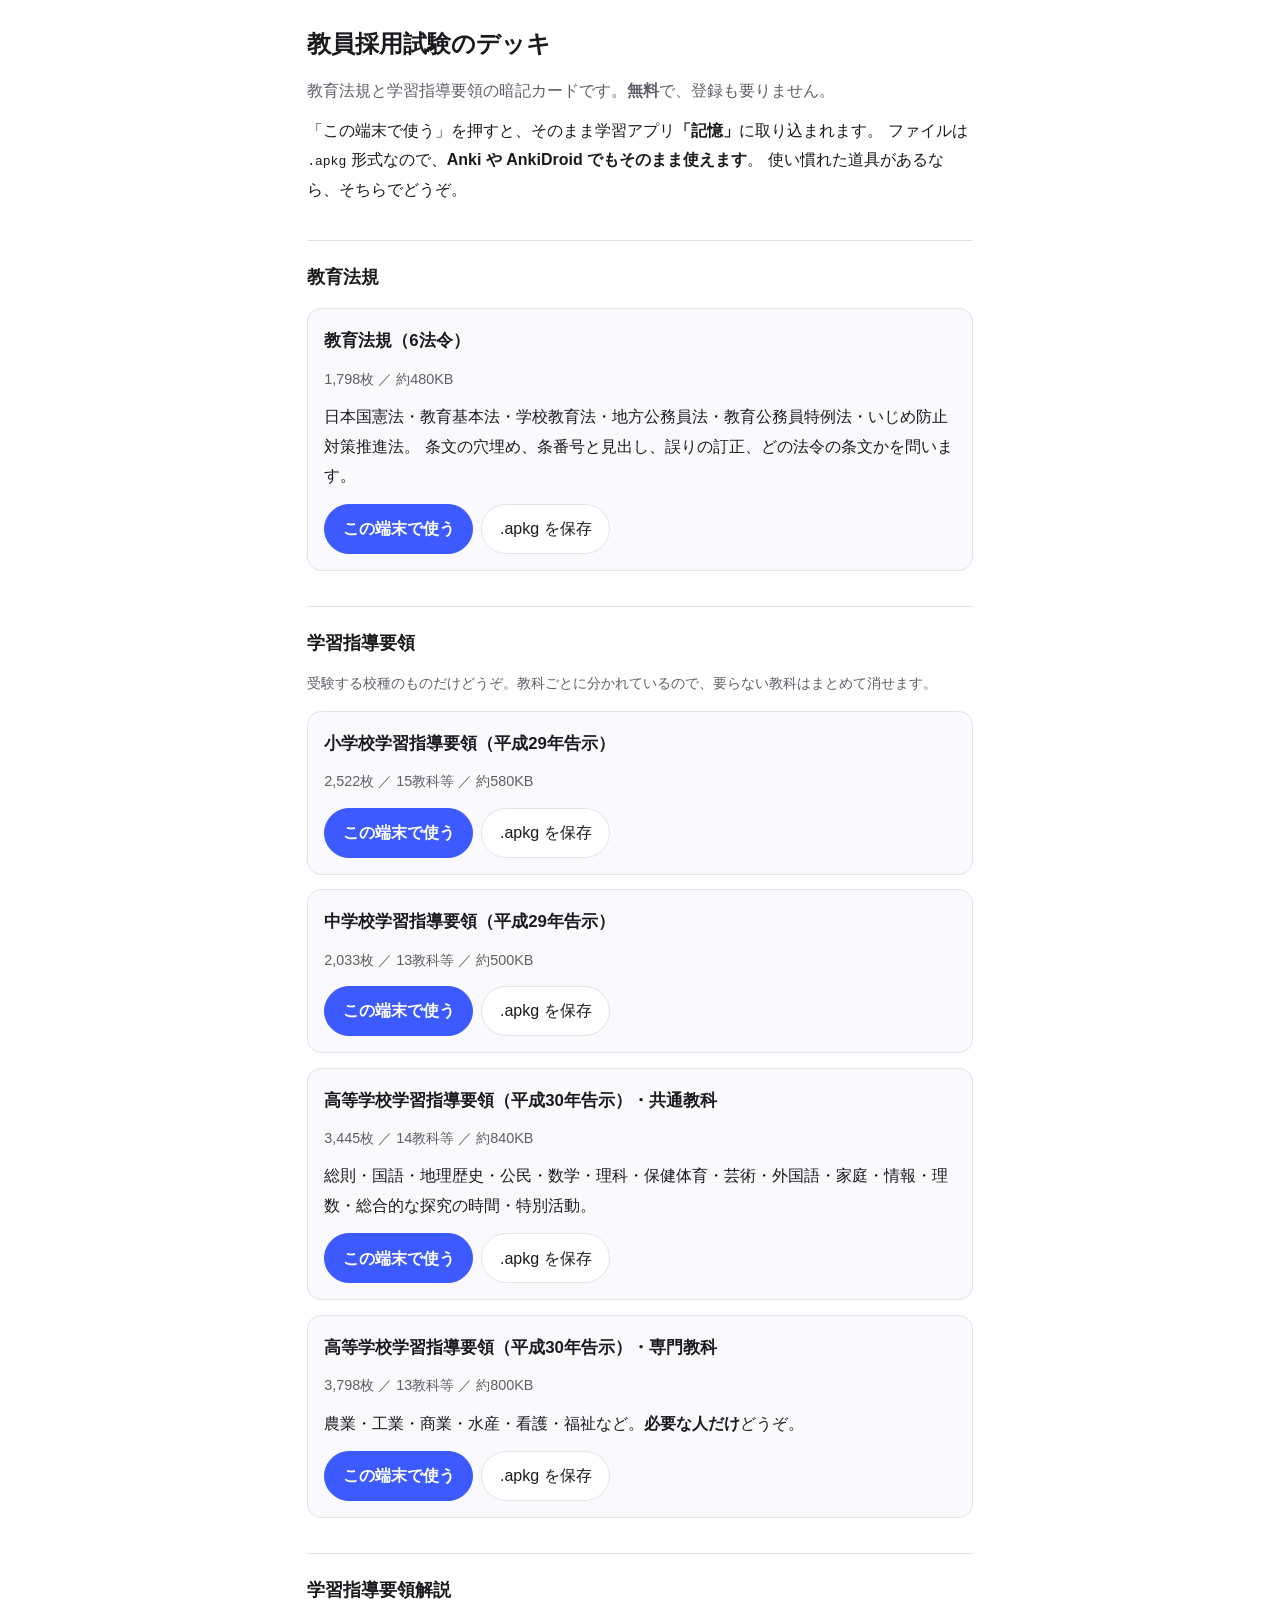
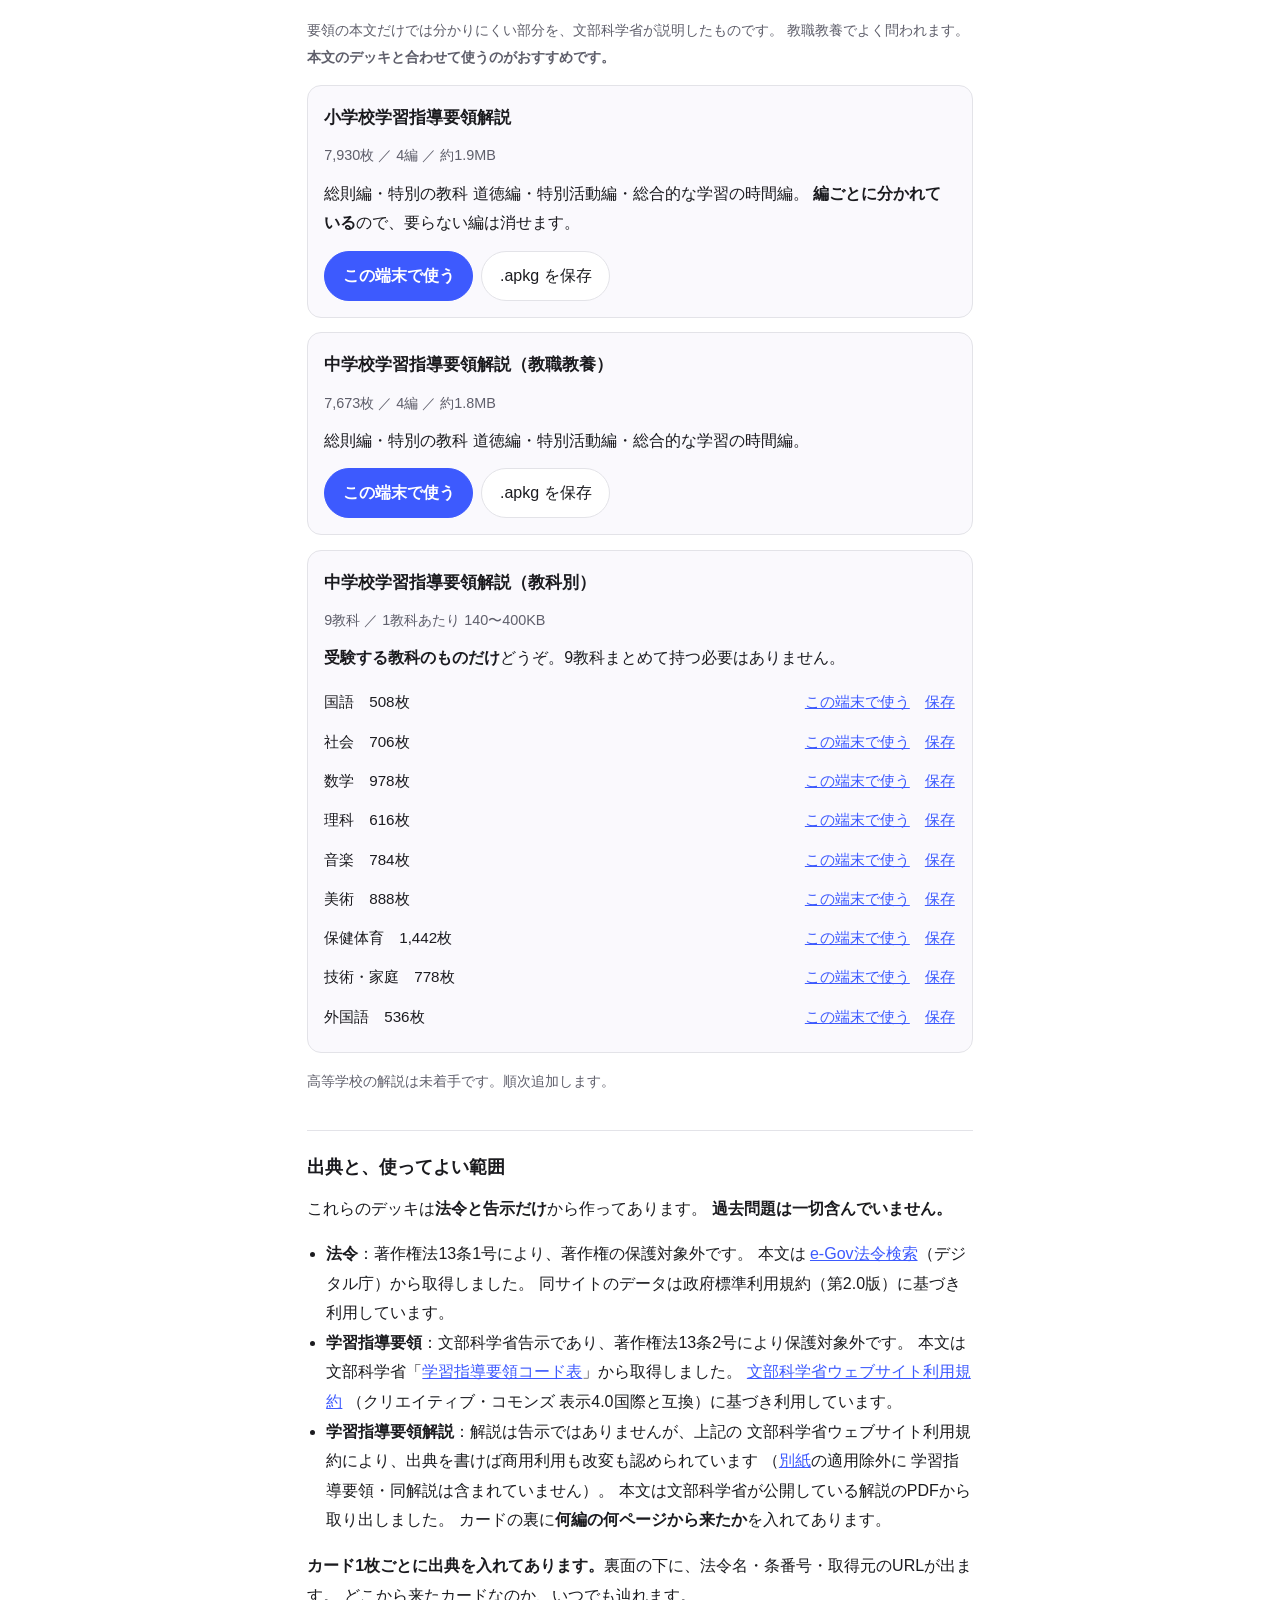
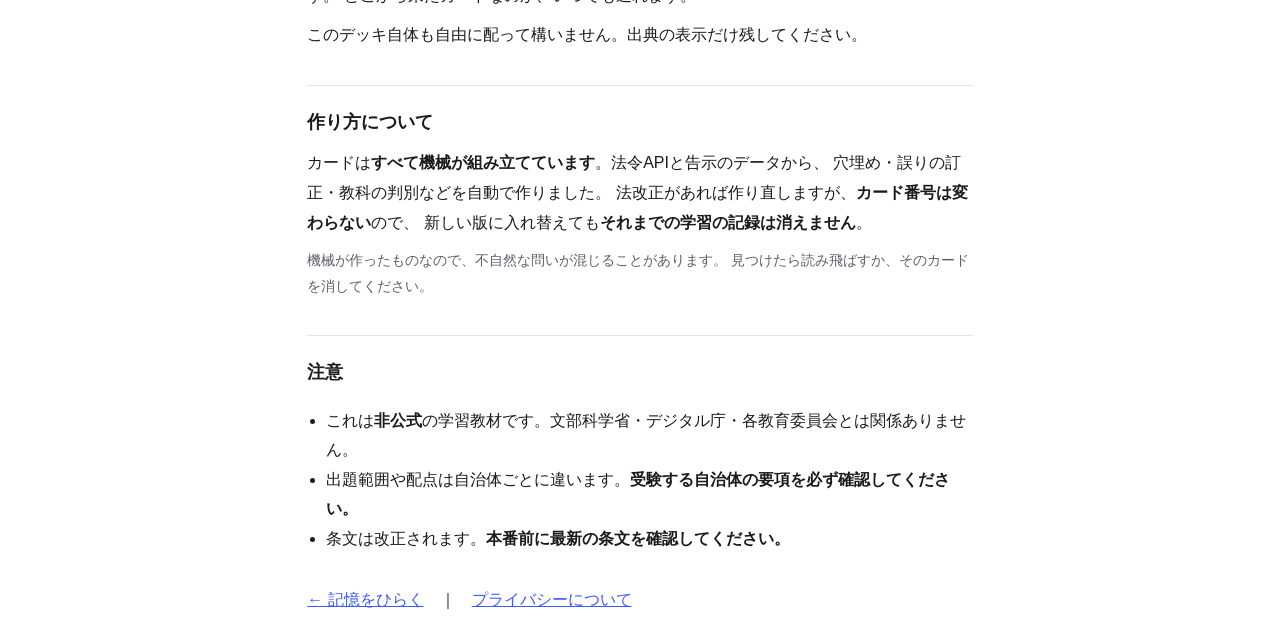
<file: decks.html>
<!doctype html>
<html lang="ja">
<head>
<meta charset="utf-8">
<meta name="viewport" content="width=device-width,initial-scale=1,viewport-fit=cover">
<title>教員採用試験のデッキ｜記憶</title>
<meta name="description" content="教育法規と学習指導要領の暗記カード。法令・告示だけで作ってあるので誰でも自由に使えます。Anki / AnkiDroid でもそのまま使えます。">
<style>
:root{--bg:#fff;--fg:#1b1b1f;--sub:#5f5f6b;--line:#e3e3e8;--card:#faf9fd;--accent:#3d5afe}
@media (prefers-color-scheme:dark){:root{--bg:#131316;--fg:#e5e2e9;--sub:#a5a3ad;--line:#2c2c33;--card:#1c1c21;--accent:#9db1ff}}
*{box-sizing:border-box}
body{margin:0;padding:1.2rem;font-family:-apple-system,"Hiragino Sans","Noto Sans JP",sans-serif;
line-height:1.85;color:var(--fg);background:var(--bg);max-width:44rem;margin-inline:auto}
h1{font-size:1.5rem;margin:.2rem 0 .3rem}
h2{font-size:1.15rem;margin:2.2rem 0 .6rem;padding-top:1.2rem;border-top:1px solid var(--line)}
p{margin:.6rem 0}
.lead{color:var(--sub)}
.deck{border:1px solid var(--line);background:var(--card);border-radius:14px;padding:1rem;margin:.9rem 0}
.deck h3{margin:0 0 .3rem;font-size:1.05rem}
.n{color:var(--sub);font-size:.9rem}
.acts{display:flex;flex-wrap:wrap;gap:.5rem;margin-top:.8rem}
.btn{display:inline-block;padding:.7rem 1.1rem;border-radius:999px;border:1px solid var(--line);
text-decoration:none;color:var(--fg);background:var(--bg);min-height:44px;line-height:1.6}
.btn.primary{background:var(--accent);border-color:var(--accent);color:#fff;font-weight:600}
.note{font-size:.9rem;color:var(--sub)}
a{color:var(--accent)}
ul{padding-left:1.2rem}
</style>
</head>
<body>

<h1>教員採用試験のデッキ</h1>
<p class="lead">教育法規と学習指導要領の暗記カードです。<strong>無料</strong>で、登録も要りません。</p>

<p>「この端末で使う」を押すと、そのまま学習アプリ<strong>「記憶」</strong>に取り込まれます。
ファイルは <code>.apkg</code> 形式なので、<strong>Anki や AnkiDroid でもそのまま使えます</strong>。
使い慣れた道具があるなら、そちらでどうぞ。</p>

<h2>教育法規</h2>

<div class="deck">
  <h3>教育法規（6法令）</h3>
  <p class="n">1,798枚 ／ 約480KB</p>
  <p>日本国憲法・教育基本法・学校教育法・地方公務員法・教育公務員特例法・いじめ防止対策推進法。
  条文の穴埋め、条番号と見出し、誤りの訂正、どの法令の条文かを問います。</p>
  <div class="acts">
    <a class="btn primary" href="index.html?deck=decks/kyoiku-hoki.apkg">この端末で使う</a>
    <a class="btn" href="decks/kyoiku-hoki.apkg" download>.apkg を保存</a>
  </div>
</div>

<h2>学習指導要領</h2>
<p class="note">受験する校種のものだけどうぞ。教科ごとに分かれているので、要らない教科はまとめて消せます。</p>

<div class="deck">
  <h3>小学校学習指導要領（平成29年告示）</h3>
  <p class="n">2,522枚 ／ 15教科等 ／ 約580KB</p>
  <div class="acts">
    <a class="btn primary" href="index.html?deck=decks/cs-sho.apkg">この端末で使う</a>
    <a class="btn" href="decks/cs-sho.apkg" download>.apkg を保存</a>
  </div>
</div>

<div class="deck">
  <h3>中学校学習指導要領（平成29年告示）</h3>
  <p class="n">2,033枚 ／ 13教科等 ／ 約500KB</p>
  <div class="acts">
    <a class="btn primary" href="index.html?deck=decks/cs-chu.apkg">この端末で使う</a>
    <a class="btn" href="decks/cs-chu.apkg" download>.apkg を保存</a>
  </div>
</div>

<div class="deck">
  <h3>高等学校学習指導要領（平成30年告示）・共通教科</h3>
  <p class="n">3,445枚 ／ 14教科等 ／ 約840KB</p>
  <p>総則・国語・地理歴史・公民・数学・理科・保健体育・芸術・外国語・家庭・情報・理数・総合的な探究の時間・特別活動。</p>
  <div class="acts">
    <a class="btn primary" href="index.html?deck=decks/cs-koko-kyotsu.apkg">この端末で使う</a>
    <a class="btn" href="decks/cs-koko-kyotsu.apkg" download>.apkg を保存</a>
  </div>
</div>

<div class="deck">
  <h3>高等学校学習指導要領（平成30年告示）・専門教科</h3>
  <p class="n">3,798枚 ／ 13教科等 ／ 約800KB</p>
  <p>農業・工業・商業・水産・看護・福祉など。<strong>必要な人だけ</strong>どうぞ。</p>
  <div class="acts">
    <a class="btn primary" href="index.html?deck=decks/cs-koko-senmon.apkg">この端末で使う</a>
    <a class="btn" href="decks/cs-koko-senmon.apkg" download>.apkg を保存</a>
  </div>
</div>

<h2>学習指導要領解説</h2>
<p class="note">要領の本文だけでは分かりにくい部分を、文部科学省が説明したものです。
教職教養でよく問われます。<strong>本文のデッキと合わせて使うのがおすすめです。</strong></p>

<div class="deck">
  <h3>小学校学習指導要領解説</h3>
  <p class="n">7,930枚 ／ 4編 ／ 約1.9MB</p>
  <p>総則編・特別の教科 道徳編・特別活動編・総合的な学習の時間編。
  <strong>編ごとに分かれている</strong>ので、要らない編は消せます。</p>
  <div class="acts">
    <a class="btn primary" href="index.html?deck=decks/ks-sho.apkg">この端末で使う</a>
    <a class="btn" href="decks/ks-sho.apkg" download>.apkg を保存</a>
  </div>
</div>

<div class="deck">
  <h3>中学校学習指導要領解説（教職教養）</h3>
  <p class="n">7,673枚 ／ 4編 ／ 約1.8MB</p>
  <p>総則編・特別の教科 道徳編・特別活動編・総合的な学習の時間編。</p>
  <div class="acts">
    <a class="btn primary" href="index.html?deck=decks/ks-chu.apkg">この端末で使う</a>
    <a class="btn" href="decks/ks-chu.apkg" download>.apkg を保存</a>
  </div>
</div>

<div class="deck">
  <h3>中学校学習指導要領解説（教科別）</h3>
  <p class="n">9教科 ／ 1教科あたり 140〜400KB</p>
  <p><strong>受験する教科のものだけ</strong>どうぞ。9教科まとめて持つ必要はありません。</p>
  <table style="width:100%;border-collapse:collapse;font-size:.95rem">
    <tr><td style="padding:.35rem 0">国語　508枚</td>
      <td style="text-align:right"><a href="index.html?deck=decks/ks-chu-kokugo.apkg">この端末で使う</a>　<a href="decks/ks-chu-kokugo.apkg" download>保存</a></td></tr>
    <tr><td style="padding:.35rem 0">社会　706枚</td>
      <td style="text-align:right"><a href="index.html?deck=decks/ks-chu-shakai.apkg">この端末で使う</a>　<a href="decks/ks-chu-shakai.apkg" download>保存</a></td></tr>
    <tr><td style="padding:.35rem 0">数学　978枚</td>
      <td style="text-align:right"><a href="index.html?deck=decks/ks-chu-sugaku.apkg">この端末で使う</a>　<a href="decks/ks-chu-sugaku.apkg" download>保存</a></td></tr>
    <tr><td style="padding:.35rem 0">理科　616枚</td>
      <td style="text-align:right"><a href="index.html?deck=decks/ks-chu-rika.apkg">この端末で使う</a>　<a href="decks/ks-chu-rika.apkg" download>保存</a></td></tr>
    <tr><td style="padding:.35rem 0">音楽　784枚</td>
      <td style="text-align:right"><a href="index.html?deck=decks/ks-chu-ongaku.apkg">この端末で使う</a>　<a href="decks/ks-chu-ongaku.apkg" download>保存</a></td></tr>
    <tr><td style="padding:.35rem 0">美術　888枚</td>
      <td style="text-align:right"><a href="index.html?deck=decks/ks-chu-bijutsu.apkg">この端末で使う</a>　<a href="decks/ks-chu-bijutsu.apkg" download>保存</a></td></tr>
    <tr><td style="padding:.35rem 0">保健体育　1,442枚</td>
      <td style="text-align:right"><a href="index.html?deck=decks/ks-chu-hotai.apkg">この端末で使う</a>　<a href="decks/ks-chu-hotai.apkg" download>保存</a></td></tr>
    <tr><td style="padding:.35rem 0">技術・家庭　778枚</td>
      <td style="text-align:right"><a href="index.html?deck=decks/ks-chu-gika.apkg">この端末で使う</a>　<a href="decks/ks-chu-gika.apkg" download>保存</a></td></tr>
    <tr><td style="padding:.35rem 0">外国語　536枚</td>
      <td style="text-align:right"><a href="index.html?deck=decks/ks-chu-gaikokugo.apkg">この端末で使う</a>　<a href="decks/ks-chu-gaikokugo.apkg" download>保存</a></td></tr>
  </table>
</div>

<p class="note">高等学校の解説は未着手です。順次追加します。</p>

<h2>出典と、使ってよい範囲</h2>

<p>これらのデッキは<strong>法令と告示だけ</strong>から作ってあります。
<strong>過去問題は一切含んでいません。</strong></p>

<ul>
  <li><strong>法令</strong>：著作権法13条1号により、著作権の保護対象外です。
    本文は <a href="https://laws.e-gov.go.jp/">e-Gov法令検索</a>（デジタル庁）から取得しました。
    同サイトのデータは政府標準利用規約（第2.0版）に基づき利用しています。</li>
  <li><strong>学習指導要領</strong>：文部科学省告示であり、著作権法13条2号により保護対象外です。
    本文は文部科学省「<a href="https://www.mext.go.jp/a_menu/other/data_00002.htm">学習指導要領コード表</a>」から取得しました。
    <a href="https://www.mext.go.jp/b_menu/1351168.htm">文部科学省ウェブサイト利用規約</a>
    （クリエイティブ・コモンズ 表示4.0国際と互換）に基づき利用しています。</li>
  <li><strong>学習指導要領解説</strong>：解説は告示ではありませんが、上記の
    文部科学省ウェブサイト利用規約により、出典を書けば商用利用も改変も認められています
    （<a href="https://www.mext.go.jp/b_menu/1366610.htm">別紙</a>の適用除外に
    学習指導要領・同解説は含まれていません）。
    本文は文部科学省が公開している解説のPDFから取り出しました。
    カードの裏に<strong>何編の何ページから来たか</strong>を入れてあります。</li>
</ul>

<p><strong>カード1枚ごとに出典を入れてあります。</strong>裏面の下に、法令名・条番号・取得元のURLが出ます。
どこから来たカードなのか、いつでも辿れます。</p>

<p>このデッキ自体も自由に配って構いません。出典の表示だけ残してください。</p>

<h2>作り方について</h2>

<p>カードは<strong>すべて機械が組み立てています</strong>。法令APIと告示のデータから、
穴埋め・誤りの訂正・教科の判別などを自動で作りました。
法改正があれば作り直しますが、<strong>カード番号は変わらない</strong>ので、
新しい版に入れ替えても<strong>それまでの学習の記録は消えません</strong>。</p>

<p class="note">機械が作ったものなので、不自然な問いが混じることがあります。
見つけたら読み飛ばすか、そのカードを消してください。</p>

<h2>注意</h2>

<ul>
  <li>これは<strong>非公式</strong>の学習教材です。文部科学省・デジタル庁・各教育委員会とは関係ありません。</li>
  <li>出題範囲や配点は自治体ごとに違います。<strong>受験する自治体の要項を必ず確認してください。</strong></li>
  <li>条文は改正されます。<strong>本番前に最新の条文を確認してください。</strong></li>
</ul>

<p style="margin-top:2rem"><a href="index.html">← 記憶をひらく</a>　｜　<a href="privacy.html">プライバシーについて</a></p>

</body>
</html>
</file>
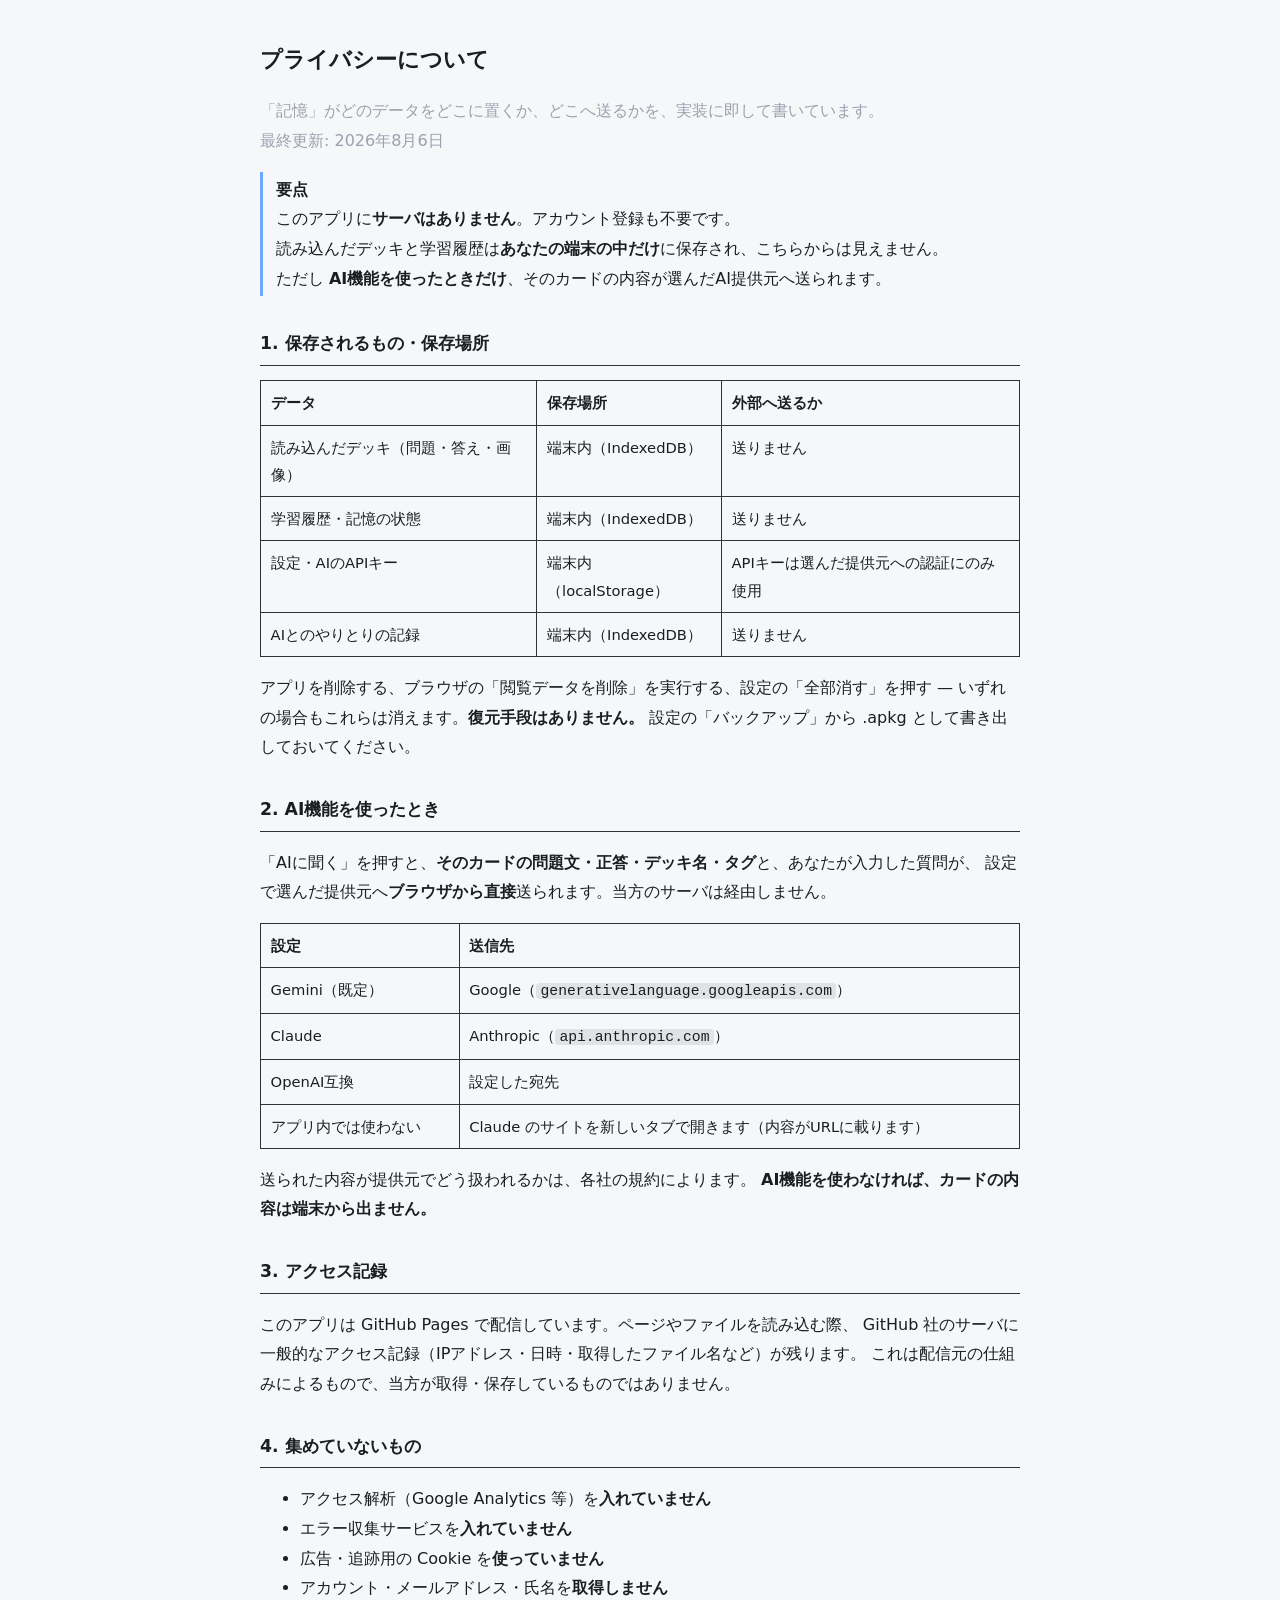
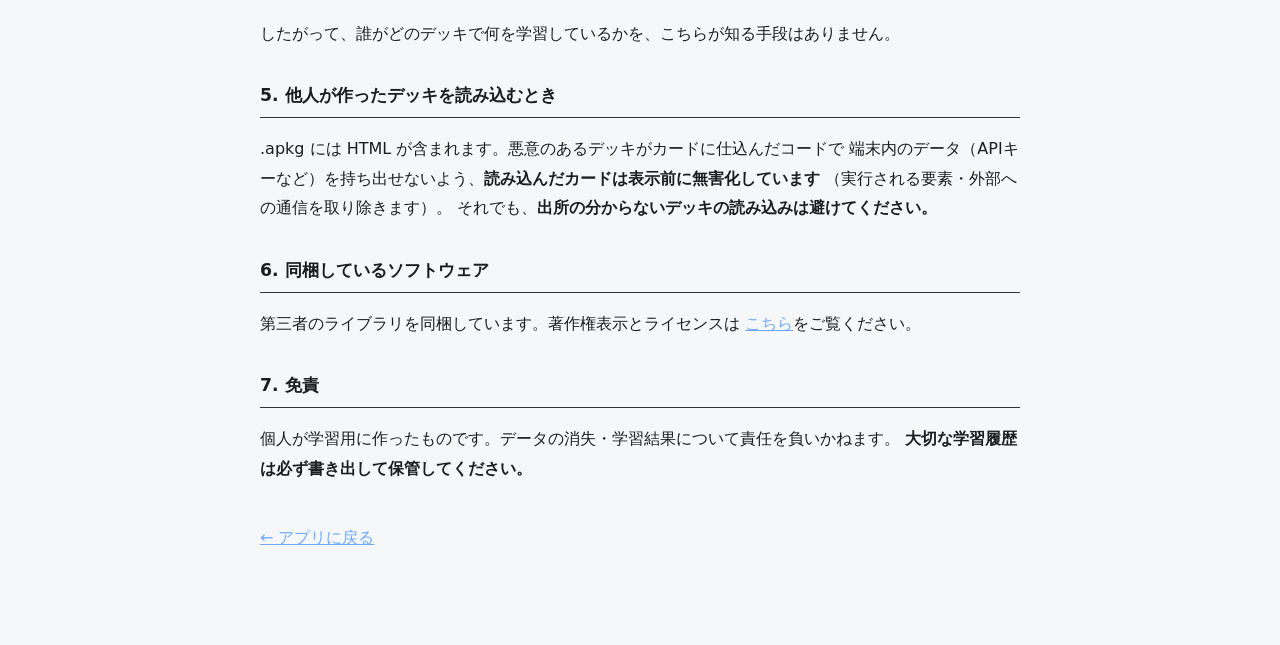
<file: privacy.html>
<!doctype html>
<html lang="ja">
<head>
<meta charset="utf-8">
<meta name="viewport" content="width=device-width, initial-scale=1">
<title>記憶 — プライバシーについて</title>
<style>
  :root { color-scheme: dark light; }
  body {
    font-family: -apple-system, BlinkMacSystemFont, "Hiragino Sans", "Yu Gothic UI",
      "Noto Sans JP", system-ui, sans-serif;
    line-height: 1.85; margin: 0 auto; padding: 24px 18px 80px; max-width: 760px;
    background: #14161a; color: #e8eaed;
  }
  @media (prefers-color-scheme: light) { body { background: #f6f7f9; color: #1b1d21; } }
  h1 { font-size: 1.4rem; }
  h2 { font-size: 1.08rem; margin-top: 2rem; border-bottom: 1px solid #2e333c; padding-bottom: .3rem; }
  .lead { color: #9aa2ae; }
  table { border-collapse: collapse; width: 100%; margin: .8rem 0; font-size: .92rem; }
  th, td { border: 1px solid #2e333c; padding: .5rem .6rem; text-align: left; vertical-align: top; }
  code { background: rgba(127,127,127,.18); padding: 0 .3em; border-radius: 4px; }
  .box { border-left: 3px solid #6aa9ff; padding: .2rem 0 .2rem .8rem; margin: 1rem 0; }
  a { color: #6aa9ff; }
</style>
</head>
<body>

<h1>プライバシーについて</h1>
<p class="lead">「記憶」がどのデータをどこに置くか、どこへ送るかを、実装に即して書いています。<br>
最終更新: 2026年8月6日</p>

<div class="box">
  <strong>要点</strong><br>
  このアプリに<strong>サーバはありません</strong>。アカウント登録も不要です。<br>
  読み込んだデッキと学習履歴は<strong>あなたの端末の中だけ</strong>に保存され、こちらからは見えません。<br>
  ただし <strong>AI機能を使ったときだけ</strong>、そのカードの内容が選んだAI提供元へ送られます。
</div>

<h2>1. 保存されるもの・保存場所</h2>
<table>
  <tr><th>データ</th><th>保存場所</th><th>外部へ送るか</th></tr>
  <tr><td>読み込んだデッキ（問題・答え・画像）</td><td>端末内（IndexedDB）</td><td>送りません</td></tr>
  <tr><td>学習履歴・記憶の状態</td><td>端末内（IndexedDB）</td><td>送りません</td></tr>
  <tr><td>設定・AIのAPIキー</td><td>端末内（localStorage）</td><td>APIキーは選んだ提供元への認証にのみ使用</td></tr>
  <tr><td>AIとのやりとりの記録</td><td>端末内（IndexedDB）</td><td>送りません</td></tr>
</table>
<p>アプリを削除する、ブラウザの「閲覧データを削除」を実行する、設定の「全部消す」を押す —
いずれの場合もこれらは消えます。<strong>復元手段はありません。</strong>
設定の「バックアップ」から .apkg として書き出しておいてください。</p>

<h2>2. AI機能を使ったとき</h2>
<p>「AIに聞く」を押すと、<strong>そのカードの問題文・正答・デッキ名・タグ</strong>と、あなたが入力した質問が、
設定で選んだ提供元へ<strong>ブラウザから直接</strong>送られます。当方のサーバは経由しません。</p>
<table>
  <tr><th>設定</th><th>送信先</th></tr>
  <tr><td>Gemini（既定）</td><td>Google（<code>generativelanguage.googleapis.com</code>）</td></tr>
  <tr><td>Claude</td><td>Anthropic（<code>api.anthropic.com</code>）</td></tr>
  <tr><td>OpenAI互換</td><td>設定した宛先</td></tr>
  <tr><td>アプリ内では使わない</td><td>Claude のサイトを新しいタブで開きます（内容がURLに載ります）</td></tr>
</table>
<p>送られた内容が提供元でどう扱われるかは、各社の規約によります。
<strong>AI機能を使わなければ、カードの内容は端末から出ません。</strong></p>

<h2>3. アクセス記録</h2>
<p>このアプリは GitHub Pages で配信しています。ページやファイルを読み込む際、
GitHub 社のサーバに一般的なアクセス記録（IPアドレス・日時・取得したファイル名など）が残ります。
これは配信元の仕組みによるもので、当方が取得・保存しているものではありません。</p>

<h2>4. 集めていないもの</h2>
<ul>
  <li>アクセス解析（Google Analytics 等）を<strong>入れていません</strong></li>
  <li>エラー収集サービスを<strong>入れていません</strong></li>
  <li>広告・追跡用の Cookie を<strong>使っていません</strong></li>
  <li>アカウント・メールアドレス・氏名を<strong>取得しません</strong></li>
</ul>
<p>したがって、誰がどのデッキで何を学習しているかを、こちらが知る手段はありません。</p>

<h2>5. 他人が作ったデッキを読み込むとき</h2>
<p>.apkg には HTML が含まれます。悪意のあるデッキがカードに仕込んだコードで
端末内のデータ（APIキーなど）を持ち出せないよう、<strong>読み込んだカードは表示前に無害化しています</strong>
（実行される要素・外部への通信を取り除きます）。
それでも、<strong>出所の分からないデッキの読み込みは避けてください。</strong></p>

<h2>6. 同梱しているソフトウェア</h2>
<p>第三者のライブラリを同梱しています。著作権表示とライセンスは
<a href="LICENSES.txt">こちら</a>をご覧ください。</p>

<h2>7. 免責</h2>
<p>個人が学習用に作ったものです。データの消失・学習結果について責任を負いかねます。
<strong>大切な学習履歴は必ず書き出して保管してください。</strong></p>

<p style="margin-top:2.5rem"><a href="./">← アプリに戻る</a></p>
</body>
</html>
</file>
<file: css/style.css>
:root {
  --bg: #14161a;
  --bg-elev: #1c1f25;
  --bg-card: #21252c;
  --line: #2e333c;
  --fg: #e8eaed;
  --fg-dim: #9aa2ae;
  --accent: #6aa9ff;
  --accent-dim: #2a4a7a;
  --good: #57c98a;
  --warn: #e5b25d;
  --bad: #e0685f;
  --radius: 14px;
  --tap: 48px;
}

@media (prefers-color-scheme: light) {
  :root {
    --bg: #f6f7f9;
    --bg-elev: #ffffff;
    --bg-card: #ffffff;
    --line: #e2e5ea;
    --fg: #1b1e23;
    --fg-dim: #656d7a;
  }
}

* { box-sizing: border-box; }

html, body {
  margin: 0;
  padding: 0;
  background: var(--bg);
  color: var(--fg);
  font-family: -apple-system, BlinkMacSystemFont, "Hiragino Sans", "Yu Gothic UI",
    "Noto Sans JP", system-ui, sans-serif;
  font-size: 16px;
  line-height: 1.7;
  -webkit-text-size-adjust: 100%;
  overscroll-behavior-y: contain;
}

body { padding-bottom: env(safe-area-inset-bottom); }

.hidden { display: none !important; }
.muted { color: var(--fg-dim); font-size: 0.86rem; }
.hint { color: var(--fg-dim); font-size: 0.8rem; margin: 0.3rem 0 0; }

/* ---------- 上部バー ---------- */
#topbar {
  position: sticky;
  top: 0;
  z-index: 20;
  display: flex;
  align-items: center;
  gap: 0.4rem;
  padding: 0.4rem 0.6rem;
  padding-top: calc(0.4rem + env(safe-area-inset-top));
  background: color-mix(in srgb, var(--bg) 88%, transparent);
  backdrop-filter: blur(12px);
  border-bottom: 1px solid var(--line);
}

.icon-btn {
  min-width: var(--tap);
  min-height: var(--tap);
  border: 0;
  background: transparent;
  color: var(--fg);
  font-size: 1.15rem;
  border-radius: 12px;
  cursor: pointer;
}
.icon-btn:active { background: var(--bg-card); }

#mode-strip {
  flex: 1;
  /* min-width:0 が無いと flex 項目が中身の幅より縮まず、ページ全体が横に伸びて
     右側（設定ボタンやカード本文）が画面外に出る */
  min-width: 0;
  display: flex;
  gap: 0.35rem;
  overflow-x: auto;
  scrollbar-width: none;
}
#mode-strip::-webkit-scrollbar { display: none; }

.mode-chip {
  flex: 0 0 auto;
  padding: 0.35rem 0.7rem;
  border-radius: 999px;
  border: 1px solid var(--line);
  background: var(--bg-elev);
  color: var(--fg-dim);
  font-size: 0.82rem;
  white-space: nowrap;
  cursor: pointer;
}
.mode-chip[aria-pressed="true"] {
  background: var(--accent);
  border-color: var(--accent);
  color: #0b1220;
  font-weight: 600;
}

/* ---------- 画面共通 ---------- */
.view { padding: 1rem 0.9rem 6rem; max-width: 780px; margin: 0 auto; }
h1 { font-size: 1.5rem; margin: 0.2rem 0 1rem; }
h2 { font-size: 1.05rem; margin: 0 0 0.5rem; }

.card-panel {
  background: var(--bg-card);
  border: 1px solid var(--line);
  border-radius: var(--radius);
  padding: 0.9rem 1rem;
  margin-bottom: 1rem;
}

.section-head {
  display: flex;
  align-items: center;
  justify-content: space-between;
  margin: 1.2rem 0 0.5rem;
}
.row-actions { display: flex; gap: 0.4rem; }

.btn {
  display: inline-flex;
  align-items: center;
  justify-content: center;
  gap: 0.4rem;
  min-height: var(--tap);
  padding: 0 1rem;
  border-radius: 12px;
  border: 1px solid var(--line);
  background: var(--bg-elev);
  color: var(--fg);
  font-size: 0.95rem;
  font-family: inherit;
  cursor: pointer;
}
.btn:active { transform: translateY(1px); }
.btn.primary { background: var(--accent); border-color: var(--accent); color: #0b1220; font-weight: 600; }
.btn.big { width: 100%; min-height: 54px; font-size: 1.02rem; }
.btn.small { min-height: 38px; padding: 0 0.8rem; font-size: 0.85rem; }
.btn.danger { border-color: var(--bad); color: var(--bad); }

/* ---------- 今日 ---------- */
.today-head { display: flex; justify-content: space-between; align-items: baseline; }
.counts { display: flex; gap: 1.2rem; margin: 0.5rem 0; }
.counts .c { display: flex; flex-direction: column; }
.counts .n { font-size: 1.6rem; font-weight: 700; line-height: 1.2; }
.counts .l { font-size: 0.75rem; color: var(--fg-dim); }
.counts .new .n { color: var(--accent); }
.counts .learn .n { color: var(--warn); }
.counts .rev .n { color: var(--good); }

.progress { height: 6px; background: var(--line); border-radius: 999px; overflow: hidden; margin: 0.5rem 0 0.3rem; }
.progress .bar { height: 100%; width: 0; background: var(--good); transition: width 0.3s; }

/* ---------- デッキ一覧 ---------- */
.deck {
  display: flex;
  align-items: center;
  gap: 0.6rem;
  padding: 0.55rem 0.7rem;
  border-radius: 10px;
  border: 1px solid transparent;
  cursor: pointer;
}
.deck:active { background: var(--bg-card); }
.deck.selected { border-color: var(--accent); background: color-mix(in srgb, var(--accent) 10%, transparent); }
.deck .name { flex: 1; min-width: 0; overflow: hidden; text-overflow: ellipsis; white-space: nowrap; }
.deck .nums { display: flex; gap: 0.5rem; font-size: 0.82rem; font-variant-numeric: tabular-nums; }
.deck .nums .n0 { color: var(--accent); }
.deck .nums .n1 { color: var(--warn); }
.deck .nums .n2 { color: var(--good); }
.deck .nums .zero { color: var(--line); }
.deck[data-depth="1"] { padding-left: 1.6rem; }
.deck[data-depth="2"] { padding-left: 2.6rem; }
.deck[data-depth="3"] { padding-left: 3.4rem; }
.deck .twisty { width: 1.2rem; color: var(--fg-dim); }

.sticky-study {
  position: fixed;
  left: 50%;
  transform: translateX(-50%);
  bottom: calc(1rem + env(safe-area-inset-bottom));
  width: min(720px, calc(100% - 1.8rem));
  box-shadow: 0 8px 28px rgba(0, 0, 0, 0.35);
  z-index: 15;
}

/* ---------- 学習画面 ---------- */
#view-study { padding-bottom: 7.5rem; }
#study-head { display: flex; justify-content: space-between; align-items: center; gap: 0.8rem; }
#study-counts { display: flex; gap: 0.7rem; font-variant-numeric: tabular-nums; font-size: 0.9rem; flex: 0 0 auto; }
#study-deck { min-width: 0; overflow: hidden; text-overflow: ellipsis; white-space: nowrap; text-align: right; }
#study-counts .n0 { color: var(--accent); }
#study-counts .n1 { color: var(--warn); }
#study-counts .n2 { color: var(--good); }

#card-area { margin-top: 0.8rem; }
.card-render {
  background: var(--bg-card);
  border: 1px solid var(--line);
  border-radius: var(--radius);
  padding: 1.1rem;
  min-height: 40vh;
  overflow-wrap: anywhere;
  /* デッキ側のCSSは何が書いてあるか分からないので、はみ出しはここで閉じ込める */
  overflow-x: auto;
}
/* 🔴 カード本文の行間は、画面全体（1.7）より詰める。
   1.7 は UI の読みやすさに合わせた値だが、日本語の本文に当てると
   1行おきに空きができ、**スクロール量が増えて1枚が一望できなくなる**。
   実機のスクリーンショットで、5行の設問が画面の1/3を占めていた。
   1.55 は日本語本文として詰まりすぎず、1画面に収まる行数が約1割増える。 */
.card-render { line-height: 1.55; }

/* デッキ由来のCSSが固定幅を持っていても画面からはみ出させない */
.card-render .card { max-width: 100% !important; box-sizing: border-box; }
.card-render table, .card-render pre { max-width: 100%; display: block; overflow-x: auto; }
.card-render img { max-width: 100%; height: auto; border-radius: 8px; background: #fff; }
.card-render hr { border: 0; border-top: 1px solid var(--line); margin: 1rem 0; }
.card-render .cloze { color: var(--accent); font-weight: 700; }
.card-render .cloze-blank { color: var(--warn); font-weight: 700; }
.card-render table { border-collapse: collapse; }
.card-render td, .card-render th { border: 1px solid var(--line); padding: 0.2rem 0.4rem; }

#answer-bar {
  position: fixed;
  left: 0;
  right: 0;
  bottom: 0;
  padding: 0.6rem 0.9rem calc(0.6rem + env(safe-area-inset-bottom));
  background: color-mix(in srgb, var(--bg) 92%, transparent);
  backdrop-filter: blur(12px);
  border-top: 1px solid var(--line);
  z-index: 12;
}
#answer-bar > * { max-width: 780px; margin: 0 auto; }

#grade-buttons { display: grid; grid-template-columns: repeat(4, 1fr); gap: 0.4rem; }
.grade {
  display: flex;
  flex-direction: column;
  align-items: center;
  justify-content: center;
  min-height: 58px;
  border-radius: 12px;
  border: 1px solid var(--line);
  background: var(--bg-elev);
  color: var(--fg);
  font-family: inherit;
  cursor: pointer;
}
.grade:active { transform: translateY(1px); }
.grade .g-label { font-size: 0.85rem; font-weight: 600; }
.grade .g-ivl { font-size: 0.72rem; color: var(--fg-dim); font-variant-numeric: tabular-nums; }
.grade[data-rating="1"] { border-color: color-mix(in srgb, var(--bad) 60%, var(--line)); }
.grade[data-rating="1"] .g-label { color: var(--bad); }
.grade[data-rating="3"] { border-color: color-mix(in srgb, var(--good) 60%, var(--line)); }
.grade[data-rating="3"] .g-label { color: var(--good); }

.grade .g-hint {
  font-size: 0.66rem;
  color: var(--fg-dim);
  line-height: 1.3;
  margin-top: 1px;
}
#grade-buttons-2 { display: grid; grid-template-columns: repeat(2, 1fr); gap: 0.5rem; }
.grade.g2 { min-height: 62px; }
.grade.g2 .g-label { font-size: 1rem; }
#grade-buttons-2 .grade[data-rating="1"] { border-color: color-mix(in srgb, var(--bad) 70%, var(--line)); }
#grade-buttons-2 .grade[data-rating="3"] { border-color: color-mix(in srgb, var(--good) 70%, var(--line)); }
.grade[disabled] { opacity: 0.45; pointer-events: none; }

/* 押し間違えた直後に、その場で戻せる帯 */
#undo-strip {
  display: flex;
  align-items: center;
  justify-content: space-between;
  gap: 0.6rem;
  margin-top: 0.4rem;
  padding: 0.35rem 0.6rem;
  border-radius: 10px;
  background: var(--bg-card);
  border: 1px solid var(--line);
  font-size: 0.8rem;
  color: var(--fg-dim);
}
#undo-strip button {
  border: 0;
  background: transparent;
  color: var(--accent);
  font-family: inherit;
  font-size: 0.85rem;
  font-weight: 600;
  cursor: pointer;
  padding: 0.2rem 0.4rem;
}

/* 数式の描画が終わるまでのちらつきを抑える */
.card-render { transition: opacity 0.12s; }
.card-render.typesetting { opacity: 0.25; }
.card-render mjx-container { overflow-x: auto; overflow-y: hidden; max-width: 100%; }
.card-render mjx-container[display="true"] { margin: 0.6em 0; }
.card-render img { cursor: zoom-in; }

/* 画像の拡大表示 */
#img-viewer {
  position: fixed;
  inset: 0;
  background: rgba(0, 0, 0, 0.92);
  z-index: 60;
  display: flex;
  align-items: center;
  justify-content: center;
}
#img-viewer img {
  max-width: 100%;
  max-height: 100%;
  object-fit: contain;
  background: #fff;
  border-radius: 6px;
}
#img-close {
  position: absolute;
  top: calc(0.5rem + env(safe-area-inset-top));
  right: 0.5rem;
  color: #fff;
  background: rgba(255, 255, 255, 0.15);
  border-radius: 50%;
}

/* カード本文に重ならないよう、浮かせずカードの下に横一列で置く */
#study-tools {
  display: flex;
  flex-wrap: wrap;
  justify-content: flex-end;
  gap: 0.35rem;
  margin-top: 0.6rem;
}
.tool {
  border: 1px solid var(--line);
  background: color-mix(in srgb, var(--bg-elev) 92%, transparent);
  color: var(--fg-dim);
  border-radius: 999px;
  padding: 0.35rem 0.7rem;
  font-size: 0.78rem;
  font-family: inherit;
  cursor: pointer;
  backdrop-filter: blur(6px);
}
.tool.on { color: var(--accent); border-color: var(--accent); }

/* ---------- AIパネル ---------- */
.panel {
  position: fixed;
  inset: auto 0 0 0;
  max-height: 78vh;
  background: var(--bg-elev);
  border-top: 1px solid var(--line);
  border-radius: 18px 18px 0 0;
  z-index: 30;
  display: flex;
  flex-direction: column;
  padding: 0.8rem 0.9rem calc(0.8rem + env(safe-area-inset-bottom));
  box-shadow: 0 -10px 40px rgba(0, 0, 0, 0.4);
}
.panel-head { display: flex; justify-content: space-between; align-items: center; }

/* 間違えたカードにだけ出る「別の角度で出題」。定型の質問より前に、目立たせて置く */
#ai-drill {
  display: flex;
  flex-wrap: wrap;
  align-items: center;
  gap: 0.4rem 0.6rem;
  margin: 0.5rem 0 0.2rem;
}
#ai-drill .muted { font-size: 0.75rem; }
.drill-answer { display: flex; flex-direction: column; gap: 0.4rem; margin: 0.5rem 0; }
.drill-answer textarea {
  width: 100%;
  font: inherit;
  color: var(--fg);
  background: var(--bg-card);
  border: 1px solid var(--line);
  border-radius: 8px;
  padding: 0.5rem;
  resize: vertical;
}
.drill-answer button { align-self: flex-end; }

#ai-quick { display: flex; flex-wrap: wrap; gap: 0.35rem; margin: 0.4rem 0; }
#ai-quick button {
  border: 1px solid var(--line);
  background: var(--bg-card);
  color: var(--fg);
  border-radius: 999px;
  padding: 0.3rem 0.7rem;
  font-size: 0.8rem;
  font-family: inherit;
  cursor: pointer;
}
#ai-log { flex: 1; overflow-y: auto; margin: 0.4rem 0; }
.ai-msg { padding: 0.5rem 0.7rem; border-radius: 12px; margin-bottom: 0.5rem; white-space: pre-wrap; }
.ai-msg.me { background: color-mix(in srgb, var(--accent) 16%, transparent); }
.ai-msg.ai { background: var(--bg-card); border: 1px solid var(--line); }
#ai-form { display: flex; gap: 0.4rem; align-items: flex-end; }
#ai-input {
  flex: 1;
  background: var(--bg-card);
  color: var(--fg);
  border: 1px solid var(--line);
  border-radius: 12px;
  padding: 0.5rem;
  font-family: inherit;
  font-size: 0.95rem;
  resize: vertical;
}

/* ---------- 設定・入力 ---------- */
.field { display: flex; align-items: center; gap: 0.6rem; margin: 0.6rem 0; flex-wrap: wrap; }
.field > span { flex: 1 0 12rem; font-size: 0.9rem; }
.field input[type="text"], .field input[type="password"], .field input[type="number"], .field select {
  background: var(--bg);
  color: var(--fg);
  border: 1px solid var(--line);
  border-radius: 10px;
  padding: 0.5rem 0.6rem;
  font-family: inherit;
  font-size: 0.92rem;
  min-height: 42px;
  flex: 1 1 8rem;
}
.field input[type="range"] { flex: 1 1 8rem; }
.card-panel.danger { border-color: color-mix(in srgb, var(--bad) 40%, var(--line)); }

.mode-row {
  border: 1px solid var(--line);
  border-radius: 12px;
  padding: 0.6rem 0.8rem;
  margin-bottom: 0.6rem;
}
.mode-row .mr-head { display: flex; align-items: center; gap: 0.5rem; }
.mode-row .mr-name { font-weight: 600; }
.mode-row .mr-fields { display: flex; gap: 0.6rem; flex-wrap: wrap; margin-top: 0.4rem; }
.mode-row label { font-size: 0.8rem; color: var(--fg-dim); display: flex; align-items: center; gap: 0.3rem; }
.mode-row input[type="number"] { width: 5rem; }
/* タグ絞り込みは幅が要るので、数値欄と違って1行を占める */
.mode-row .mr-tags { display: flex; align-items: center; gap: 0.4rem; margin-top: 0.45rem; }
.mode-row .mr-tags input { flex: 1; min-width: 0; font: inherit; font-size: 0.85rem;
  color: var(--fg); background: var(--bg-card); border: 1px solid var(--line);
  border-radius: 6px; padding: 0.3rem 0.45rem; }

/* ---------- 統計 ---------- */
.stat-grid { display: grid; grid-template-columns: repeat(auto-fit, minmax(120px, 1fr)); gap: 0.7rem; }
.stat { background: var(--bg-card); border: 1px solid var(--line); border-radius: 12px; padding: 0.7rem 0.8rem; }
.stat .v { font-size: 1.5rem; font-weight: 700; }
.stat .k { font-size: 0.75rem; color: var(--fg-dim); }
.bars { display: flex; align-items: flex-end; gap: 4px; height: 110px; margin-top: 0.6rem; }
.bars .b { flex: 1; background: var(--accent); border-radius: 4px 4px 0 0; min-height: 2px; position: relative; }
.bars .b span { position: absolute; top: -1.1rem; left: 0; right: 0; text-align: center; font-size: 0.68rem; color: var(--fg-dim); }
.bar-labels { display: flex; gap: 4px; }
.bar-labels div { flex: 1; text-align: center; font-size: 0.68rem; color: var(--fg-dim); }

/* ---------- 空・トースト ---------- */
.empty { text-align: center; padding: 3rem 1rem; }
.empty h1 { font-size: 2rem; letter-spacing: 0.1em; }
.lead { color: var(--fg-dim); margin-bottom: 1.4rem; }

#toast {
  position: fixed;
  bottom: calc(7rem + env(safe-area-inset-bottom));
  left: 50%;
  transform: translateX(-50%);
  background: var(--bg-card);
  border: 1px solid var(--line);
  color: var(--fg);
  padding: 0.6rem 1rem;
  border-radius: 999px;
  z-index: 40;
  font-size: 0.88rem;
  box-shadow: 0 6px 24px rgba(0, 0, 0, 0.4);
}

#busy {
  position: fixed;
  inset: 0;
  background: rgba(0, 0, 0, 0.55);
  display: flex;
  flex-direction: column;
  align-items: center;
  justify-content: center;
  gap: 0.8rem;
  z-index: 50;
  color: #fff;
}
.spinner {
  width: 34px;
  height: 34px;
  border: 3px solid rgba(255, 255, 255, 0.25);
  border-top-color: #fff;
  border-radius: 50%;
  animation: spin 0.8s linear infinite;
}
@keyframes spin { to { transform: rotate(360deg); } }

/* ------------------------------------------------ 通知帯（更新・インストール・バックアップ） */
#banners { position: sticky; top: 0; z-index: 40; }
.banner {
  display: flex; align-items: center; gap: 10px;
  padding: 10px 12px; background: var(--bg-elev);
  border-bottom: 1px solid var(--line); font-size: 14px;
}
.banner > span { flex: 1; min-width: 0; }   /* 長文で横に伸びないように */
.banner.warn { border-left: 3px solid #e0a341; }
.banner-x { flex: none; opacity: .6; }

/* ------------------------------------------------ 引っ張って更新 */
#ptr {
  position: fixed; top: 0; left: 50%; z-index: 60;
  /* 指の動きに合わせて動かすので、既定は画面の上に隠しておく */
  transform: translate(-50%, -48px);
  width: 34px; height: 34px; pointer-events: none; opacity: 0;
  display: grid; place-items: center;
  background: var(--bg-elev); border: 1px solid var(--line);
  border-radius: 999px; box-shadow: 0 2px 10px rgba(0, 0, 0, .35);
}
#ptr.snap { transition: transform .22s ease, opacity .22s ease; }
#ptr-ring {
  width: 16px; height: 16px; border-radius: 999px;
  border: 2px solid var(--accent-dim); border-top-color: var(--accent);
}
#ptr.ready #ptr-ring { border-color: var(--accent); border-top-color: var(--accent); }
#ptr.spin #ptr-ring { animation: ptr-spin .7s linear infinite; }
@keyframes ptr-spin { to { transform: rotate(360deg); } }

/* ------------------------------------------------ デッキの折りたたみ */
.twist {
  flex: none; width: 30px; height: 30px; margin-left: -4px;
  display: grid; place-items: center;
  background: none; border: 0; padding: 0;
  color: var(--fg-dim); font-size: 13px; line-height: 1;
  transition: transform .15s ease;
}
.twist.shut { transform: rotate(-90deg); }
.twist.empty { visibility: hidden; }   /* 場所だけ空けて名前の頭を揃える */

/* ------------------------------------------------ 教科ごとの上限 */
.sub { font-size: 0.95rem; margin: 1rem 0 0.2rem; color: var(--fg); }
.field.deck-limit > span { flex: 1 1 10rem; font-size: 0.86rem; }
.field.deck-limit input[type="number"] { flex: 0 0 6rem; }

/* ------------------------------------------------ 学習中の進捗 */
#study-progress { margin: 0.2rem 0 0.1rem; }
#study-progress .bar { height: 100%; background: var(--accent); border-radius: 999px; transition: width .2s ease; }
#study-progress-text { font-size: 0.78rem; text-align: right; margin-bottom: 0.3rem; }

/* ------------------------------------------------ AIの過去のやりとり */
.ai-past-head {
  display: flex; align-items: center; gap: 8px;
  font-size: 0.8rem; color: var(--fg-dim);
  padding: 4px 0 6px; border-bottom: 1px solid var(--line); margin-bottom: 6px;
}
.ai-past-head .btn { margin-left: auto; }
.ai-msg.old { opacity: .72; }

/* ------------------------------------------------ デッキの削除 */
.deck-del { display: flex; align-items: center; gap: 10px; padding: 8px 0; border-bottom: 1px solid var(--line); }
.deck-del .name { flex: 1; min-width: 0; overflow: hidden; text-overflow: ellipsis; white-space: nowrap; }

/* 印だけに絞っているときは、押した状態が分かるようにする */
#btn-only-flagged.on { background: var(--accent); color: #fff; border-color: var(--accent); }

/* ------------------------------------------------ 検索 */
#search-input { width: 100%; font-size: 16px; }  /* 16px 未満だと iOS が勝手に拡大する */
.chk { display: inline-flex; align-items: center; gap: 6px; font-size: 0.85rem; color: var(--fg-dim); }
.hit { padding: 10px 0; border-bottom: 1px solid var(--line); }
.hit-q { font-size: 0.95rem; overflow-wrap: anywhere; }
.hit-a, .hit-meta { font-size: 0.8rem; overflow-wrap: anywhere; }
.hit-actions { display: flex; flex-wrap: wrap; gap: 6px; margin-top: 6px; }
.badge {
  display: inline-block; margin-left: 6px; padding: 0 6px;
  border: 1px solid var(--line); border-radius: 999px; font-size: 0.72rem;
}

/* ------------------------------------------------ カードを直す */
#edit-fields textarea {
  width: 100%; font-family: ui-monospace, SFMono-Regular, Menlo, monospace;
  font-size: 13px; line-height: 1.5; background: var(--bg-card);
  color: var(--fg); border: 1px solid var(--line); border-radius: 8px; padding: 8px;
}
.field.edit-field { display: block; }
.field.edit-field > span { display: block; margin-bottom: 4px; }

/* ------------------------------------------------ 教科ごとの進み具合 */
.deck-stat { margin: 0.7rem 0; }
.deck-stat-head { display: flex; gap: 8px; font-size: 0.85rem; }
.deck-stat-head .name { flex: 1; min-width: 0; overflow: hidden; text-overflow: ellipsis; white-space: nowrap; }
.stack { display: flex; height: 10px; border-radius: 999px; overflow: hidden; background: var(--line); margin-top: 4px; }
.stack > div { height: 100%; }

/* ------------------------------------------------ 図の拡大 */
#img-viewer img { transform-origin: center center; touch-action: none; will-change: transform; }
#img-viewer.zoomed { cursor: grab; }

/* ================================================ 見た目の作り直し（2026-08-06） */

/* ---- 見出しが縦に潰れないようにする ---- */
.section-head { flex-wrap: wrap; gap: 0.5rem; }
.section-head h2 { flex: 0 0 auto; white-space: nowrap; margin: 0; }
.row-actions { flex: 1 1 auto; flex-wrap: wrap; justify-content: flex-end; }
.btn { white-space: nowrap; }
.btn.small { padding: 0 0.7rem; }

/* ---- AIパネル：入力欄が画面外に出ないようにする ---- */
.panel {
  display: flex;
  flex-direction: column;
  max-height: min(86vh, 720px);
  padding-bottom: calc(0.6rem + env(safe-area-inset-bottom));
}
.panel-head { flex: none; }
.panel-head h2 { font-size: 1rem; margin: 0; }

/* 質問の候補は1行に収めて横に流す（3行占有していた） */
#ai-quick {
  flex: none;
  flex-wrap: nowrap;
  overflow-x: auto;
  scrollbar-width: none;
  padding-bottom: 2px;
  -webkit-overflow-scrolling: touch;
}
#ai-quick::-webkit-scrollbar { display: none; }
#ai-quick button { flex: none; white-space: nowrap; }

#ai-log { flex: 1 1 auto; min-height: 0; overscroll-behavior: contain; }
#ai-form { flex: none; }

/* ---- AIの回答を読めるようにする ---- */
.ai-msg { white-space: normal; line-height: 1.75; }
.ai-msg.me {
  font-weight: 600;
  white-space: pre-wrap;
  border-left: 3px solid var(--accent);
  border-radius: 4px 12px 12px 4px;
}
.ai-msg.ai { color: var(--fg); padding: 0.7rem 0.85rem; }
/* 前に聞いた分も薄くしない。読めないと残す意味がない */
.ai-msg.old { opacity: 1; }
.ai-msg.ai.old { border-left: 3px solid var(--line); }

.ai-msg.ai > *:first-child { margin-top: 0; }
.ai-msg.ai > *:last-child { margin-bottom: 0; }
.ai-msg.ai p { margin: 0.55rem 0; }
.ai-msg.ai h3, .ai-msg.ai h4, .ai-msg.ai h5, .ai-msg.ai h6 {
  margin: 0.9rem 0 0.35rem;
  font-size: 0.95rem;
  color: var(--accent);
  font-weight: 700;
}
.ai-msg.ai ul, .ai-msg.ai ol { margin: 0.45rem 0; padding-left: 1.3rem; }
.ai-msg.ai li { margin: 0.25rem 0; }
.ai-msg.ai strong { color: var(--fg); font-weight: 700; }
.ai-msg.ai code {
  background: var(--bg); border: 1px solid var(--line); border-radius: 5px;
  padding: 0 0.3em; font-size: 0.9em;
}
.ai-msg.ai mjx-container { overflow-x: auto; overflow-y: hidden; max-width: 100%; }

/* ---- 学習中は通知帯を出さない（カードの邪魔になる） ---- */
body.studying #banners { display: none; }

/* ---- 仕上げ ---- */
/* AIの見出しをもう少し立てる */
.ai-msg.ai h3, .ai-msg.ai h4, .ai-msg.ai h5, .ai-msg.ai h6 {
  font-size: 1rem;
  padding-bottom: 0.2rem;
  border-bottom: 1px solid var(--line);
}
/* 質問の候補が横に続いていることを示す（右端をぼかす） */
#ai-quick-wrap { position: relative; flex: none; }
#ai-quick-wrap::after {
  content: ""; position: absolute; top: 0; right: 0; bottom: 0; width: 28px;
  background: linear-gradient(to right, transparent, var(--bg-elev));
  pointer-events: none;
}

/* 回答の読み始めを上端に固定するため、位置計算の基準にする */
#ai-log { position: relative; scroll-behavior: auto; }
/* 最後の回答の下に余白を作り、短い回答でも先頭を上端に持ってこられるようにする */
#ai-log::after { content: ""; display: block; height: 60vh; }

/* ------------------------------------------------ 数式が切れないようにする
   overflow-x:auto で横スクロールできる箱にすると、その箱の高さは行の高さで決まる。
   分数や指数のように行より背の高い数式は、上下がはみ出して切られてしまう。
   箱の中に上下の余白を持たせ、行間の指定を数式に持ち込まないことで防ぐ。 */
.card-render mjx-container,
.ai-msg.ai mjx-container {
  overflow-x: auto;
  overflow-y: hidden;
  max-width: 100%;
  line-height: normal;
  /* 上下の余白は分数や指数が切れないために要る。ただし取りすぎると
     数式を含む行だけ極端に背が高くなり、行送りがばらついて見える。
     数式そのものを 1.15 倍にした分、余白は少し削って釣り合わせる。 */
  padding-top: 0.3em;
  padding-bottom: 0.3em;
}
.card-render mjx-container[display="true"],
.ai-msg.ai mjx-container[display="true"] {
  display: block;
  margin: 0.5em 0;
  padding-top: 0.7em;
  padding-bottom: 0.7em;
}
.ai-msg.ai hr { border: 0; border-top: 1px solid var(--line); margin: 0.9rem 0; }

/* ------------------------------------------------ 下部の学習ボタン
   中央寄せに transform を使うと、押したときの transform:translateY() が
   中央寄せごと打ち消して、ボタンが右へ飛ぶ。margin で中央に置く。 */
.sticky-study {
  left: 0;
  right: 0;
  transform: none;
  margin-left: auto;
  margin-right: auto;
}
.sticky-study:active { transform: translateY(1px); }
#study-hint { margin-bottom: 5.2rem; }
.sep { border: 0; border-top: 1px solid var(--line); margin: 1.1rem 0 0.8rem; }

/* ------------------------------------------------ 手順の並び */
.steps { margin: 0.6rem 0; padding-left: 1.4rem; font-size: 0.88rem; line-height: 1.9; }
.steps li { margin: 0.35rem 0; }

/* ------------------------------------------------ 設定画面を「開いて読む」形にする
   説明が縦に全部並ぶと、目的の項目に辿り着く前に読む量で疲れる。
   既定は見出しだけの一覧にして、必要なものだけ開く。 */
details.card-panel { padding: 0; }
details.card-panel > summary {
  list-style: none;
  cursor: pointer;
  padding: 0.95rem 1rem;
  font-size: 1rem;
  font-weight: 600;
  display: flex;
  align-items: center;
  gap: 0.5rem;
  min-height: var(--tap);
}
details.card-panel > summary::-webkit-details-marker { display: none; }
details.card-panel > summary::before {
  content: "▸";
  color: var(--fg-dim);
  font-size: 0.8rem;
  transition: transform .15s ease;
}
details.card-panel[open] > summary::before { transform: rotate(90deg); }
details.card-panel[open] > summary { border-bottom: 1px solid var(--line); }
details.card-panel > *:not(summary) { margin-left: 1rem; margin-right: 1rem; }
details.card-panel > *:last-child { margin-bottom: 1rem; }
details.card-panel > summary + * { margin-top: 0.8rem; }
details.card-panel.danger > summary { color: var(--bad); }

/* 試験までの見通しの表（1日何枚を比べる） */
.plan-table { width: 100%; border-collapse: collapse; margin: .6rem 0; font-size: .9rem; }
.plan-table th, .plan-table td { padding: .35rem .4rem; text-align: right; border-bottom: 1px solid var(--line, #ddd); }
.plan-table th:first-child, .plan-table td:first-child { text-align: left; }
.plan-table th { font-weight: 600; opacity: .75; font-size: .85em; }
/* おすすめの行だけ地を敷く。色ではなく地の濃さで示す（色覚に依らない） */
.plan-table tr.best td { background: rgba(127, 127, 127, .16); font-weight: 700; }
.plan-table tr.danger td { opacity: .55; text-decoration-line: line-through; text-decoration-thickness: 1px; }

/* 取り違えやすいカード（間違えたことのあるカードの答えの下） */
.confuse { margin: .8rem 0 0; padding: .5rem .7rem; border: 1px dashed var(--line, #888); border-radius: 8px; font-size: .9rem; }
.confuse summary { cursor: pointer; opacity: .8; }
.confuse-item { padding: .45rem 0; border-top: 1px solid var(--line, #ddd); }
.confuse-item:first-child { border-top: 0; }
.confuse-item .ca { font-weight: 600; margin-top: .15rem; }
</file>
